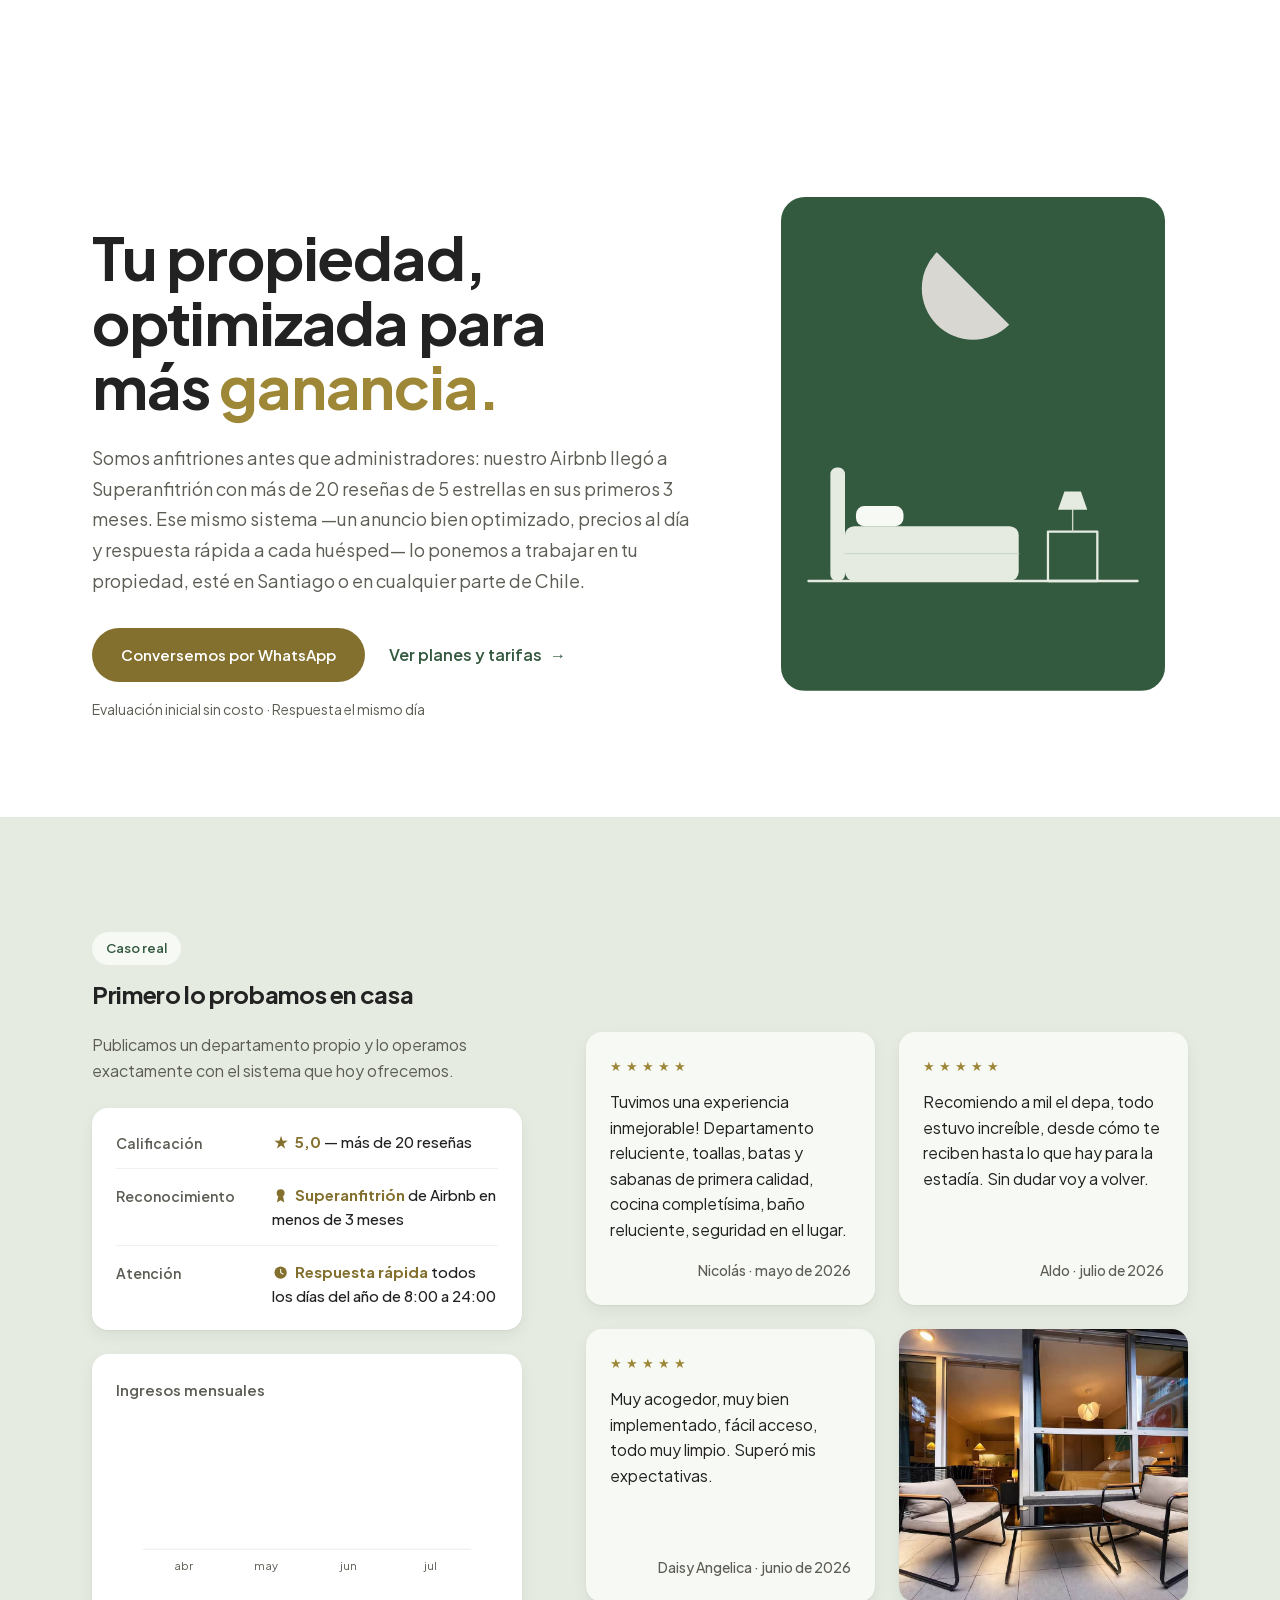
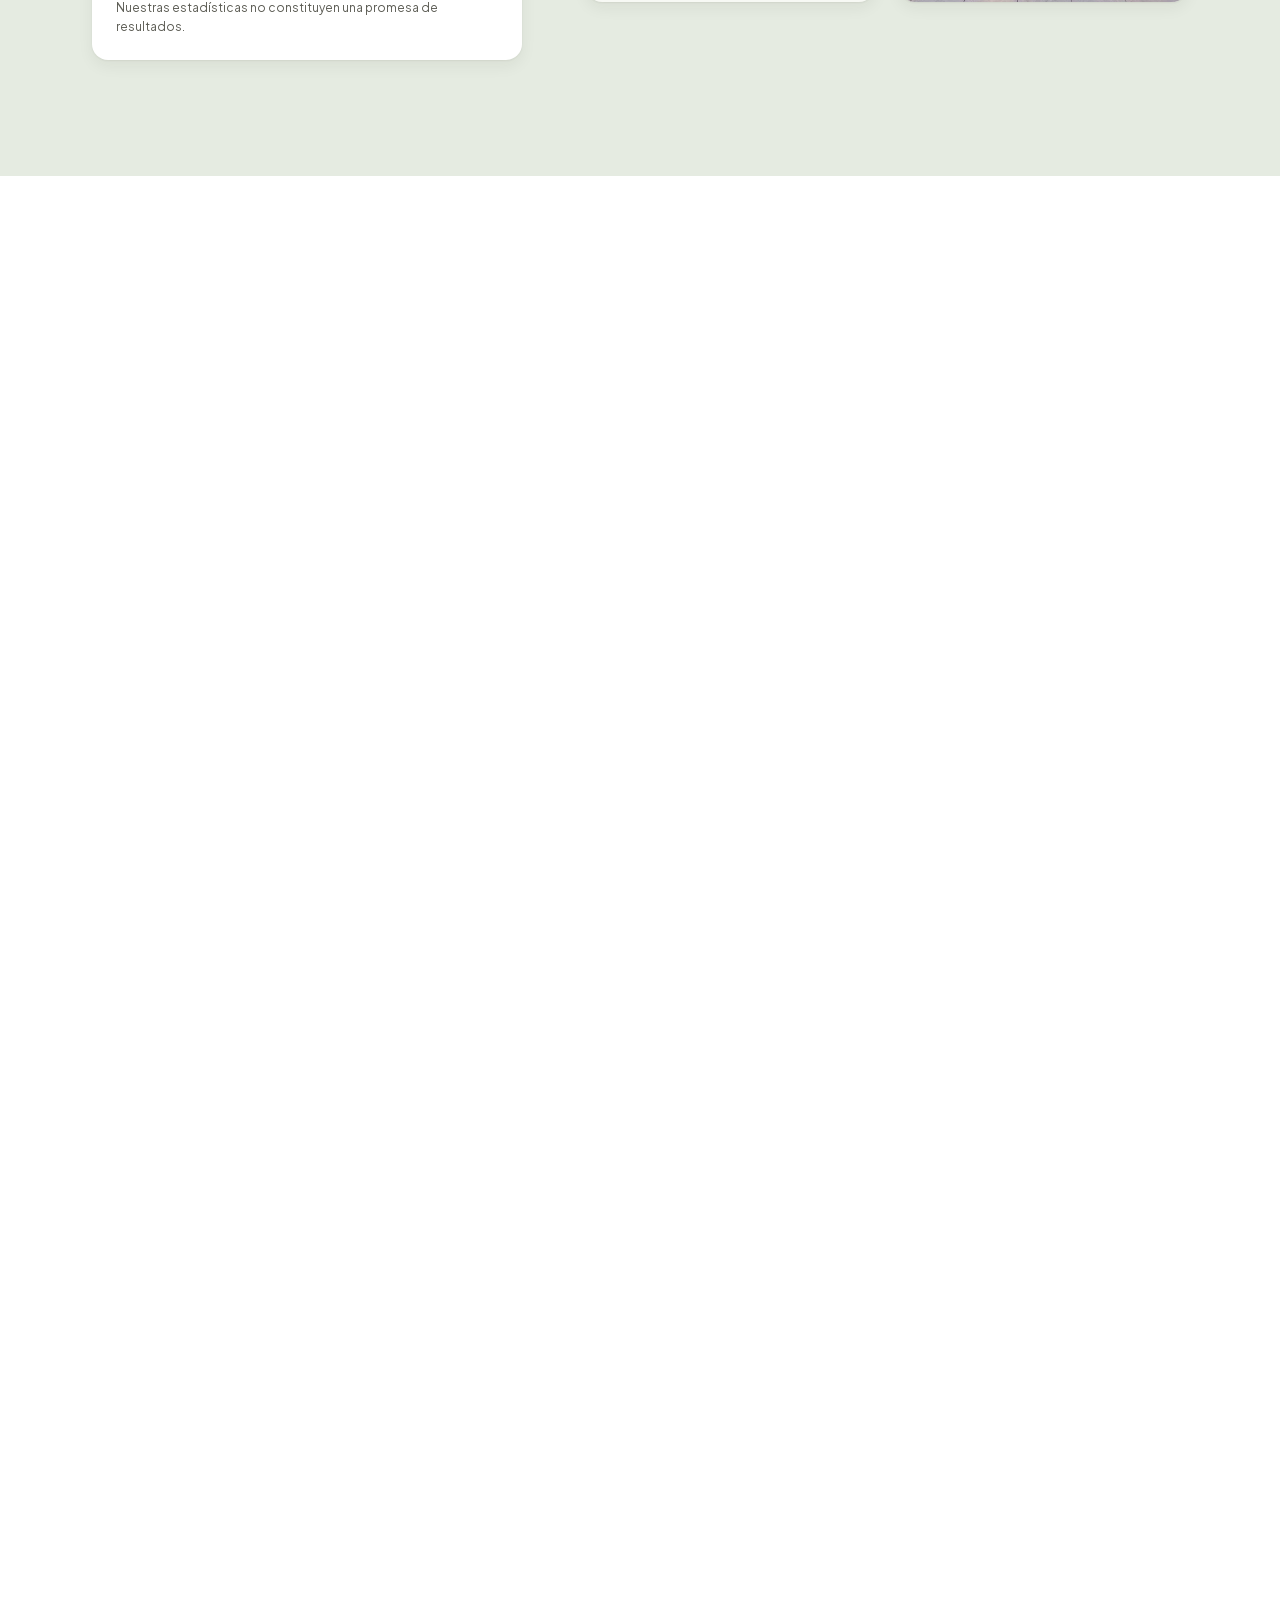
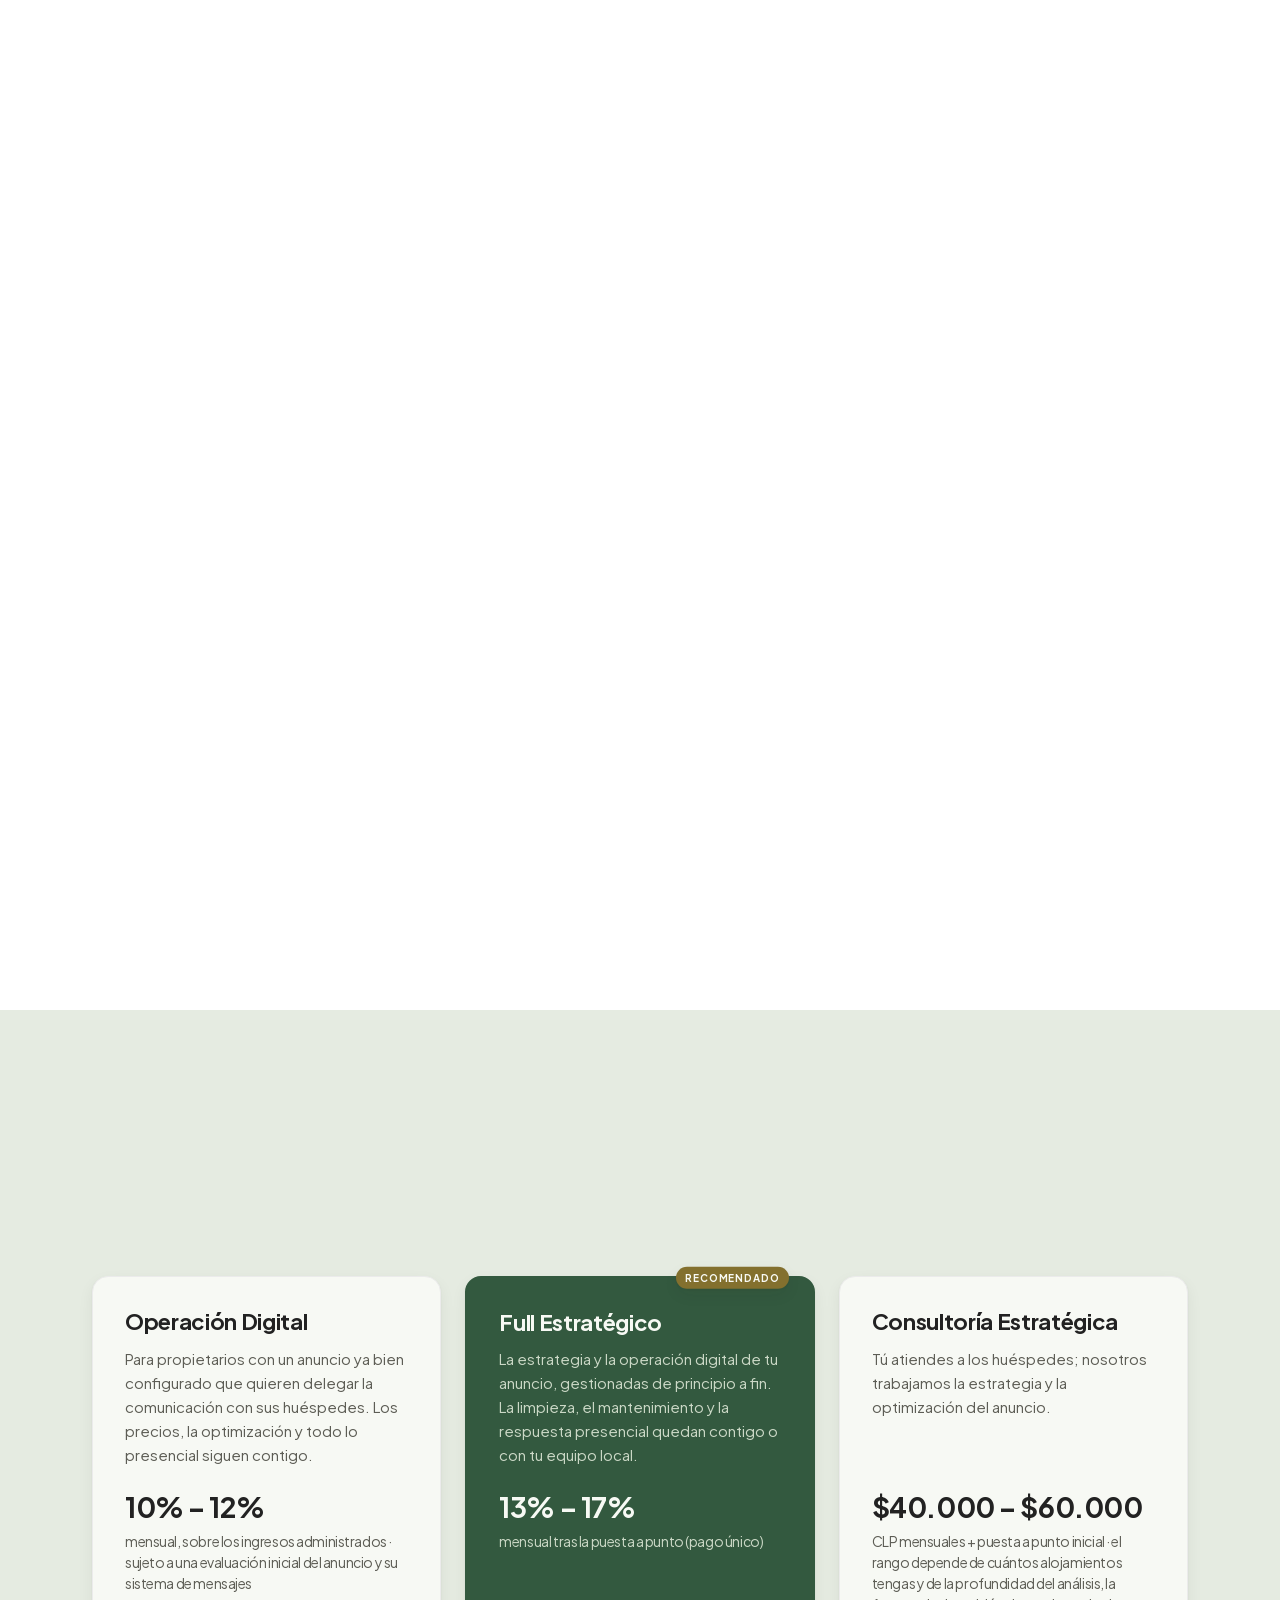
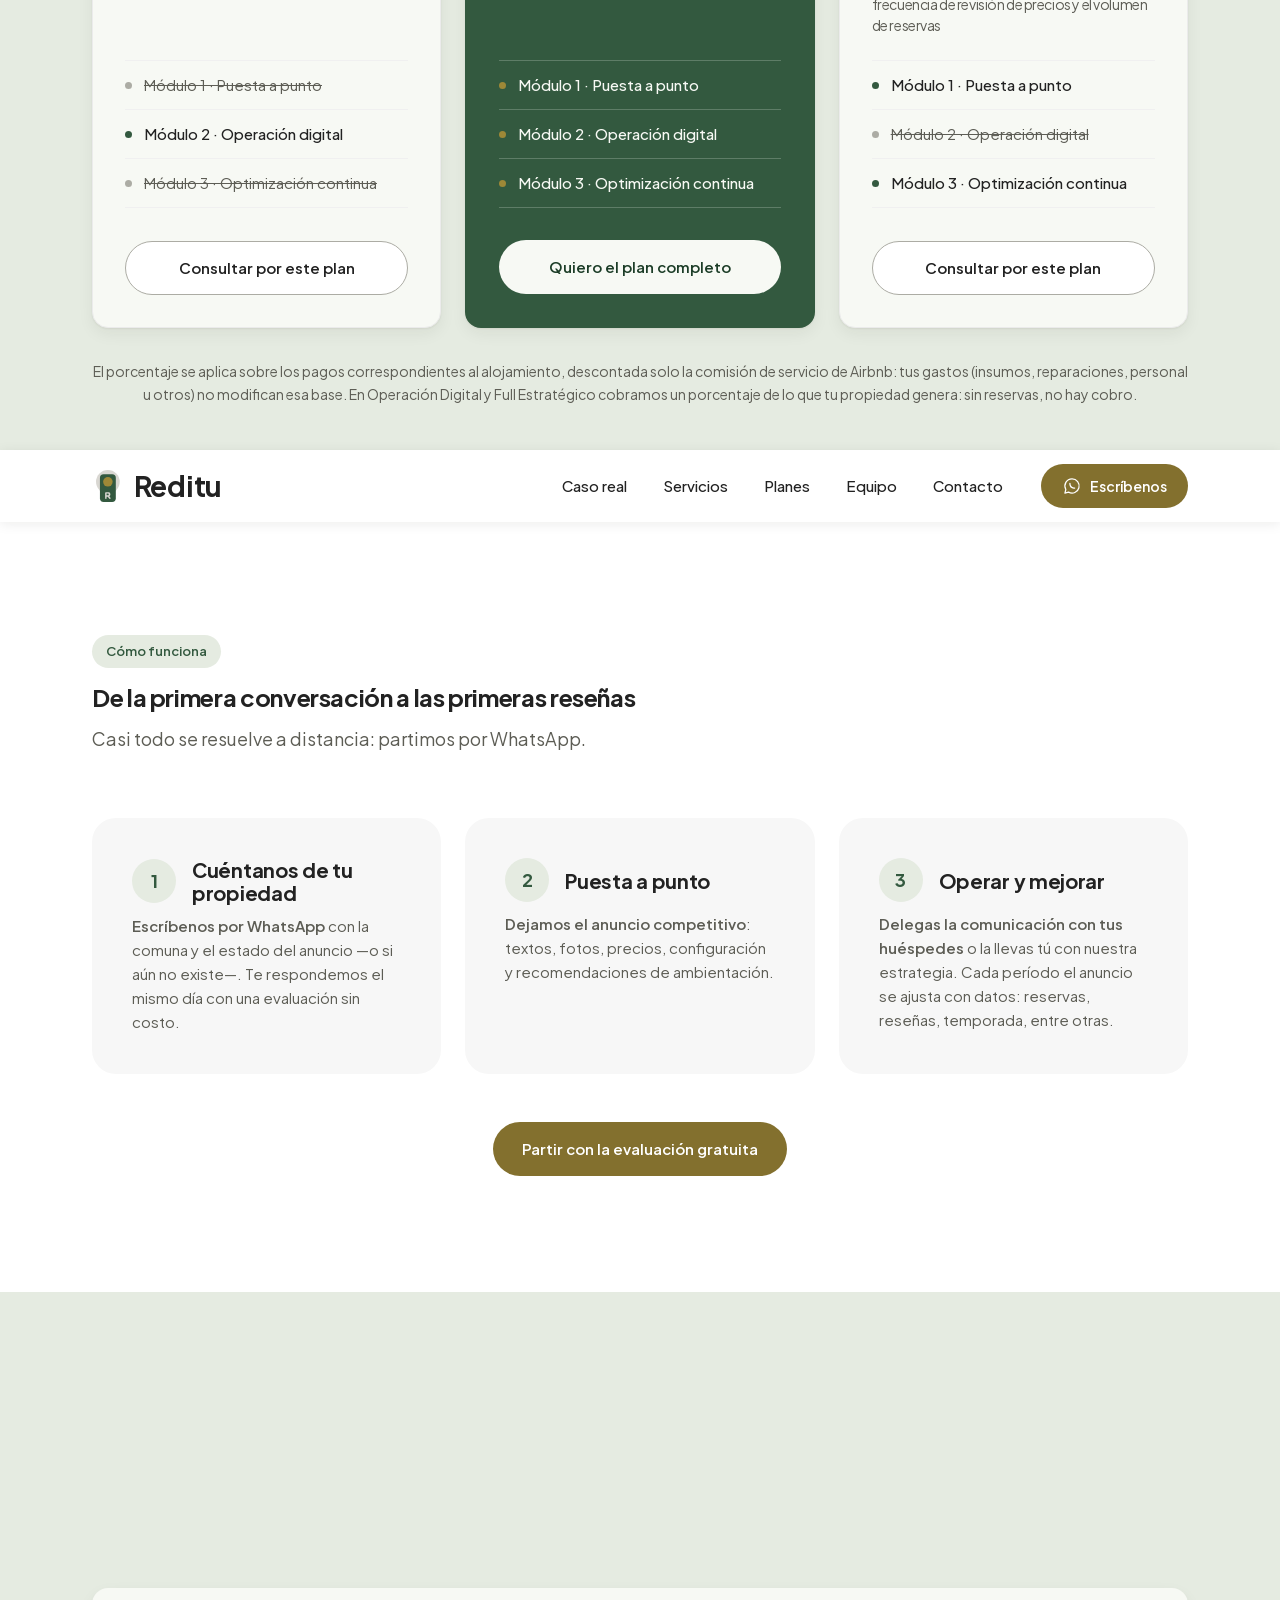
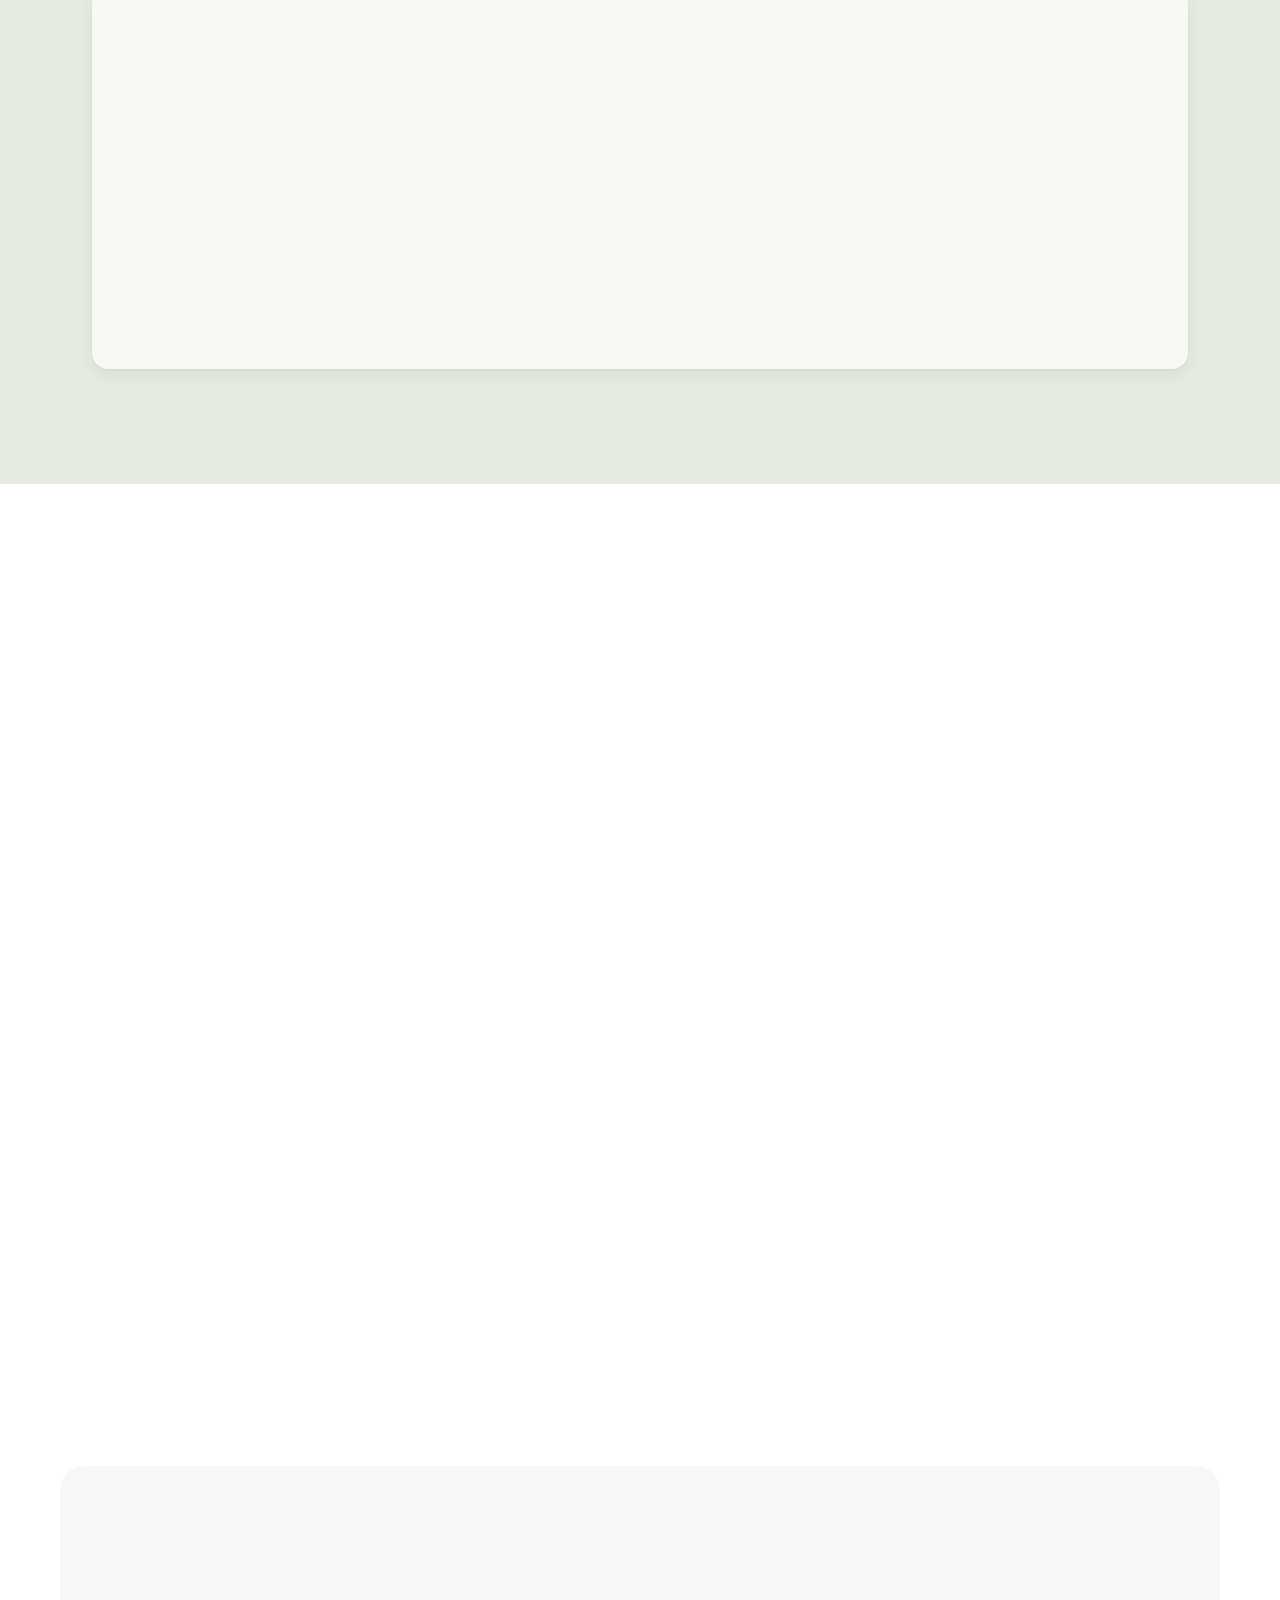
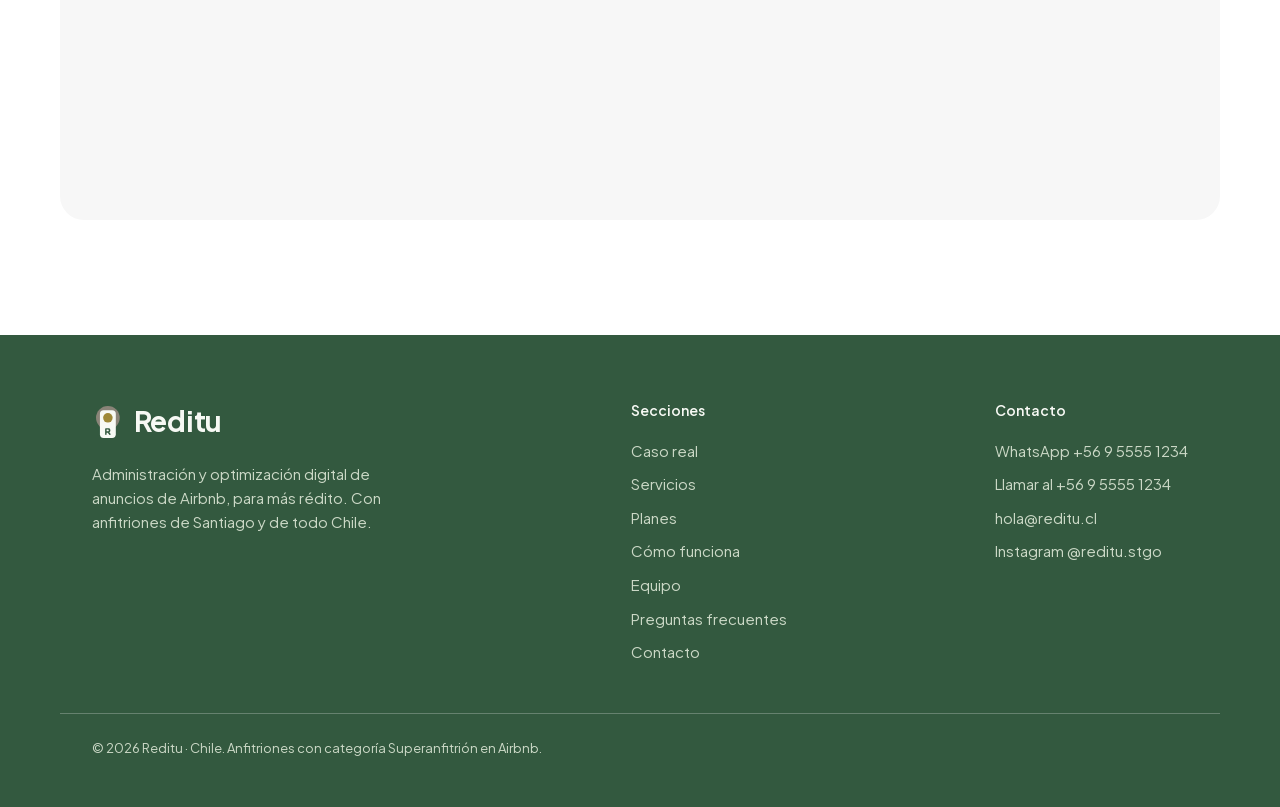
<file: index.html>
<!DOCTYPE html>
<html lang="es-CL">
<head>
  <!-- ============================================================
       TODO: reemplazar — DATOS FICTICIOS USADOS EN ESTA PÁGINA
       · Nombre de marca «Reditu» (title, meta, header, hero,
         contacto, footer y JSON-LD)
       · Teléfono / WhatsApp: +56 9 5555 1234 (tel: y wa.me)
       · Correo: hola@reditu.cl
       · Instagram: @reditu.stgo
       · Reseñas de huéspedes de la sección «Caso real»
       · Fotos del equipo (assets/img/equipo-1.jpg, equipo-2.jpg)
         e imagen Open Graph (assets/img/og-cover.jpg)
       Buscar «TODO: reemplazar» para ubicar cada ocurrencia.
       ============================================================ -->
  <meta charset="UTF-8">
  <meta name="viewport" content="width=device-width, initial-scale=1.0">
  <meta name="theme-color" content="#FFFFFF">
  <!-- TODO: reemplazar nombre de marca -->
  <!-- Título y descripción en el vocabulario con que los propietarios
       chilenos buscan este servicio («administración + Airbnb +
       Santiago», hilos reales de anfitriones), con el matiz honesto de
       que la administración es digital. «Optimización de anuncios» solo
       aparecía en contenido tipo guía, no en búsquedas de contratación. -->
  <title>Administración digital de tu Airbnb en Santiago y todo Chile — Reditu</title>
  <meta name="description" content="Publicamos, optimizamos y administramos digitalmente tu anuncio de Airbnb. Nuestro Airbnb llegó a Superanfitrión en sus primeros 3 meses.">
  <link rel="canonical" href="https://marioexe-rm.github.io/airbnb_services/">

  <meta property="og:type" content="website">
  <meta property="og:locale" content="es_CL">
  <meta property="og:site_name" content="Reditu">
  <meta property="og:title" content="Reditu — Más rédito de tu Airbnb, en Santiago y todo Chile">
  <meta property="og:description" content="Puesta a punto del anuncio, operación digital de reservas y huéspedes, y optimización continua. Superanfitrión y más de 20 reseñas 5★ en 3 meses: ese sistema, aplicado a tu propiedad.">
  <meta property="og:url" content="https://marioexe-rm.github.io/airbnb_services/">
  <!-- El ?v= renueva la caché de los scrapers sociales al cambiar la imagen -->
  <meta property="og:image" content="https://marioexe-rm.github.io/airbnb_services/assets/img/og-cover.jpg?v=20260801">
  <meta property="og:image:width" content="1200">
  <meta property="og:image:height" content="630">
  <meta property="og:image:alt" content="Reditu, administración digital de Airbnb en Santiago y todo Chile. Tu propiedad, optimizada para más rédito: calificación 5,0, más de 20 reseñas y Superanfitrión en menos de 3 meses.">
  <meta name="twitter:card" content="summary_large_image">

  <!-- Favicon del logo nuevo: el SVG y los PNG chicos usan la variante
       simplificada (aureola + puerta + sol, sin R: a 16-32px la letra es
       ilegible); el apple-touch de 180px lleva la versión completa. -->
  <link rel="icon" href="assets/img/favicon.svg" type="image/svg+xml">
  <link rel="icon" href="assets/img/favicon-32.png" sizes="32x32" type="image/png">
  <link rel="icon" href="assets/img/favicon-16.png" sizes="16x16" type="image/png">
  <link rel="apple-touch-icon" href="assets/img/apple-touch-icon.png">

  <!-- Tipografía autoalojada (antes Google Fonts): quita la cadena
       render-blocking de dos orígenes externos —el LCP es el texto del
       hero— sin cambiar de fuente. El woff2 latin se precarga porque
       pinta todo el texto visible; crossorigin es obligatorio en los
       preload de fuentes aunque sean del mismo origen. -->
  <link rel="preload" href="assets/fonts/plus-jakarta-sans-latin.woff2" as="font" type="font/woff2" crossorigin>
  <link rel="stylesheet" href="assets/css/styles.css?v=20260801a">
  <script>document.documentElement.classList.add('js');</script>

  <!-- TODO: reemplazar teléfono, correo y marca en los datos estructurados -->
  <!-- Sin precios (son provisionales) y sin aggregateRating: las reseñas
       visibles son del departamento del caso real, no de Reditu. -->
  <script type="application/ld+json">
  {
    "@context": "https://schema.org",
    "@type": "ProfessionalService",
    "@id": "https://marioexe-rm.github.io/airbnb_services/#reditu",
    "name": "Reditu",
    "description": "Administración digital de anuncios de Airbnb en Santiago y todo Chile: puesta a punto del anuncio, operación digital de reservas y huéspedes, y optimización continua. Servicios en terreno incluidos en el Gran Santiago.",
    "url": "https://marioexe-rm.github.io/airbnb_services/",
    "image": "https://marioexe-rm.github.io/airbnb_services/assets/img/og-cover.jpg",
    "logo": "https://marioexe-rm.github.io/airbnb_services/assets/img/apple-touch-icon.png",
    "telephone": "+56955551234",
    "email": "hola@reditu.cl",
    "sameAs": ["https://www.instagram.com/reditu.stgo"],
    "knowsLanguage": ["es-CL", "en"],
    "areaServed": [
      { "@type": "Country", "name": "Chile" },
      { "@type": "Place", "name": "Gran Santiago" }
    ],
    "hasOfferCatalog": {
      "@type": "OfferCatalog",
      "name": "Carta de servicios de Reditu",
      "itemListElement": [
        {
          "@type": "Offer",
          "itemOffered": {
            "@type": "Service",
            "name": "Puesta a punto del anuncio",
            "description": "Diagnóstico y estrategia, textos en español e inglés, fotos, precios de partida y configuración completa, para publicar o relanzar un anuncio de Airbnb."
          }
        },
        {
          "@type": "Offer",
          "itemOffered": {
            "@type": "Service",
            "name": "Operación digital",
            "description": "Consultas y solicitudes de reserva, coordinación de llegada y salida por mensajería, atención al huésped durante la estadía y gestión de reseñas."
          }
        },
        {
          "@type": "Offer",
          "itemOffered": {
            "@type": "Service",
            "name": "Optimización continua",
            "description": "Revisión periódica de precios y disponibilidad, informes de desempeño, mejoras al anuncio y plan de mejoras priorizado."
          }
        }
      ]
    }
  }
  </script>
  <!-- FAQPage: espejo exacto de las preguntas visibles de la sección
       #faq — si esa sección cambia, este bloque debe cambiar con ella
       (lo vigila tests/seo-check.mjs). -->
  <script type="application/ld+json">
  {
    "@context": "https://schema.org",
    "@type": "FAQPage",
    "mainEntity": [
      {
        "@type": "Question",
        "name": "¿Tengo que contratar los tres módulos?",
        "acceptedAnswer": {
          "@type": "Answer",
          "text": "No. Cada módulo se contrata por separado y los planes son combinaciones sugeridas. Dicho eso, el Full Estratégico es el que mejor rinde, porque la puesta a punto, la operación digital y la optimización continua se potencian entre sí."
        }
      },
      {
        "@type": "Question",
        "name": "¿Sirve si mi propiedad aún no está publicada en Airbnb?",
        "acceptedAnswer": {
          "@type": "Answer",
          "text": "Sí: la puesta a punto está pensada también para partir de cero. Definimos la estrategia, escribimos el anuncio —en español e inglés—, preparamos fotos y precios de partida, y lo dejamos publicado y listo para recibir huéspedes."
        }
      },
      {
        "@type": "Question",
        "name": "Mi anuncio recibe visitas pero pocas reservas, ¿pueden ayudar?",
        "acceptedAnswer": {
          "@type": "Answer",
          "text": "Sí: para eso está el diagnóstico con que parte la puesta a punto. Revisamos tu anuncio, tu competencia y tus precios para encontrar dónde se pierden las reservas —fotos, textos, tarifas o configuración— y lo corregimos por prioridad."
        }
      },
      {
        "@type": "Question",
        "name": "¿Quiénes hacen la limpieza y el mantenimiento?",
        "acceptedAnswer": {
          "@type": "Answer",
          "text": "Tu equipo de confianza. La operación diaria es digital y a distancia: no hacemos limpieza, mantenimiento ni recepción, y tampoco los coordinamos. Cuando un huésped reporta un incidente material, lo registramos y te lo informamos a ti o al contacto local que designes."
        }
      },
      {
        "@type": "Question",
        "name": "¿Trabajan como coanfitrión de Airbnb?",
        "acceptedAnswer": {
          "@type": "Answer",
          "text": "Hacemos el trabajo que suele hacer un coanfitrión, en su versión digital: respondemos a tus huéspedes, cuidamos el anuncio y mantenemos precios y calendario al día. La limpieza y todo lo presencial quedan contigo o con tu equipo local."
        }
      },
      {
        "@type": "Question",
        "name": "¿Cómo se calcula la mensualidad?",
        "acceptedAnswer": {
          "@type": "Answer",
          "text": "Depende del plan. En Operación Digital y Full Estratégico es un porcentaje de los pagos correspondientes al alojamiento, descontada solo la comisión de servicio de Airbnb: tus gastos no modifican esa base y, sin reservas, no hay cobro. Consultoría Estratégica tiene una mensualidad fija."
        }
      },
      {
        "@type": "Question",
        "name": "¿Dónde trabajan?",
        "acceptedAnswer": {
          "@type": "Answer",
          "text": "Con anfitriones de todo Chile: los servicios digitales se prestan a distancia, y la revisión de precios y competencia se hace específicamente para tu comuna y tu barrio, porque el precio correcto en una zona no es el correcto en la de al lado."
        }
      },
      {
        "@type": "Question",
        "name": "¿Los servicios en terreno llegan a mi ciudad?",
        "acceptedAnswer": {
          "@type": "Answer",
          "text": "Los servicios en terreno de la puesta a punto —fotografía, evaluación del alojamiento y disposición— están incluidos en el Gran Santiago. En el resto de Chile los coordinamos según disponibilidad y pueden tener un costo adicional."
        }
      }
    ]
  }
  </script>
</head>
<!-- id="top" va en el body (no en el header sticky: un ancla sobre un
     elemento pegado al viewport nunca provoca desplazamiento) -->
<body id="top">
  <a class="skip-link" href="#contenido">Saltar al contenido</a>

  <header class="site-header">
    <div class="container nav-wrap">
      <!-- TODO: reemplazar nombre de marca -->
      <!-- Logo (geometría entregada): aureola r11.2, puerta 15×26 de
           esquinas redondeadas, sol pleno r4.5 y «R» de trazo. La R se
           recentró al eje x=15 (el path original quedaba a la derecha:
           extremos por getBBox 12.7–16.5, centro 14.6 → +0.4: 13.1–16.9, centro 15.0) y subió su
           baseline de 29.2 a 28.5 para dar holgura con el borde y=32. -->
      <a class="brand" href="#top" aria-label="Reditu — inicio">
        <svg class="brand-mark" viewBox="0 0 30 34" aria-hidden="true"><circle class="logo-aureola" cx="15" cy="13" r="11.2"/><rect class="logo-puerta" x="7.5" y="6" width="15" height="26" rx="3.5"/><circle class="logo-sol" cx="15" cy="13" r="4.5"/><path class="logo-r" d="M13.1 28.5v-5h2.8a1.75 2 0 0 1 0 3h-2.7m2 0 1.7 2"/></svg>
        <span>Reditu</span>
      </a>
      <button class="nav-toggle" type="button" aria-expanded="false" aria-controls="menu">
        <span class="nav-toggle-box" aria-hidden="true"><span></span><span></span></span>
        <span class="visually-hidden">Abrir menú</span>
      </button>
      <nav id="menu" class="site-nav" aria-label="Secciones de la página">
        <ul>
          <li><a href="#caso">Caso real</a></li>
          <li><a href="#servicios">Servicios</a></li>
          <li><a href="#planes">Planes</a></li>
          <li><a href="#equipo">Equipo</a></li>
          <li><a href="#contacto">Contacto</a></li>
          <li class="nav-cta">
            <!-- TODO: reemplazar número de WhatsApp -->
            <a class="btn btn-primary btn-sm" href="https://wa.me/56955551234?text=Hola%2C%20tengo%20una%20propiedad%20y%20me%20gustar%C3%ADa%20conversar%20sobre%20su%20servicio%20de%20gesti%C3%B3n%20de%20Airbnb." target="_blank" rel="noopener"><svg class="btn-icono" width="20" height="20" viewBox="0 0 24 24" aria-hidden="true"><path d="M12 3.5a8.5 8.5 0 0 0-7.4 12.7L3.5 20.5l4.4-1.1A8.5 8.5 0 1 0 12 3.5Z"/><path d="M9.5 8.8v1a5.2 5.2 0 0 0 4.7 4.7h1"/></svg>Escríbenos</a>
          </li>
        </ul>
      </nav>
    </div>
  </header>

  <main id="contenido">

    <!-- ============ HERO ============ -->
    <section class="hero">
      <div class="container hero-grid">
        <div class="hero-copy">
          <!-- H1 en tres frases; la última palabra rota (rédito → ganancia →
               rendimiento → utilidad → renta → beneficio) en el mismo tick
               del hero-art. El fantasma «rendimiento.» reserva el ancho
               máximo (cero layout shift), la activa se pinta encima con su
               punto (viajan juntos) y el span visually-hidden deja el texto
               base estable para lectores de pantalla y SEO. -->
          <h1>Tu propiedad,<br>optimizada para<br>más <em class="rotador-palabra"><span class="palabra-fantasma" aria-hidden="true">rendimiento.</span><span class="palabra-activa" aria-hidden="true">rédito.</span><span class="visually-hidden">rédito.</span></em></h1>
          <p class="lead">Somos anfitriones antes que administradores: nuestro Airbnb llegó a Superanfitrión con más de 20 reseñas de 5 estrellas en sus primeros 3 meses. Ese mismo sistema —un anuncio bien optimizado, precios al día y respuesta rápida a cada huésped— lo ponemos a trabajar en tu propiedad, esté en Santiago o en cualquier parte de Chile.</p>
          <div class="hero-actions">
            <!-- TODO: reemplazar número de WhatsApp -->
            <a class="btn btn-primary" href="https://wa.me/56955551234?text=Hola%2C%20tengo%20una%20propiedad%20y%20me%20gustar%C3%ADa%20una%20evaluaci%C3%B3n%20inicial%20de%20su%20servicio%20de%20gesti%C3%B3n%20de%20Airbnb." target="_blank" rel="noopener">Conversemos por WhatsApp</a>
            <a class="link-arrow" href="#planes">Ver planes y tarifas</a>
          </div>
          <p class="hero-note">Evaluación inicial sin costo · Respuesta el mismo día</p>
        </div>
        <div class="hero-art" aria-hidden="true">
          <!-- Serie «Reditu»: 10 piezas de hospitalidad (5 día / 5 noche).
               Astro único compartido: mismo círculo (210,100 r56) en todas,
               alto en el cielo y con zona despejada de radio 84 (1.5×r);
               la máscara #astro-mascara lo convierte en media luna ladeada
               (el ocultador se desliza y su marco .astro-giro rota −45°
               alrededor del centro del astro) y se anima con el crossfade
               (sol que se transforma en luna). -->
          <svg class="astro-defs" width="0" height="0" focusable="false" aria-hidden="true">
            <defs>
              <mask id="astro-mascara" maskUnits="userSpaceOnUse" x="140" y="30" width="140" height="140">
                <rect x="140" y="30" width="140" height="140" fill="#fff"/>
                <g class="astro-giro"><rect class="astro-oculto" x="0" y="-70" width="72" height="140" fill="#000"/></g>
              </mask>
              <g id="astro"><circle cx="210" cy="100" r="56" mask="url(#astro-mascara)"/></g>
            </defs>
          </svg>
          <!-- 1 · DÍA · Terraza con arco (original, arco elevado: el sol
               queda dentro de la ventana sin que el trazo entre en su zona) -->
          <svg class="escena escena-dia activa" viewBox="0 0 420 540" role="presentation" focusable="false">
            <rect class="fondo-dia" width="420" height="540"/>
            <path class="linea-dia" d="M52 526 V172 A158 158 0 0 1 368 172 V526"/>
            <clipPath id="arco-clip"><path d="M60 526 V158 A150 150 0 0 1 360 158 V526 Z"/></clipPath>
            <g clip-path="url(#arco-clip)">
              <rect class="claro-dia" x="60" width="300" height="530"/>
              <use class="astro-uso" href="#astro"/>
              <line class="linea-dia" x1="60" y1="352" x2="360" y2="352"/>
              <line class="linea-dia linea-dia-fina" x1="60" y1="368" x2="360" y2="368"/>
              <path class="trazo-dia-fino" d="M60 420h300"/>
              <path class="linea-dia" d="M84 420v106M120 420v106M156 420v106M192 420v106M228 420v106M264 420v106M300 420v106M336 420v106"/>
            </g>
            <path class="trazo-dia" d="M60 526 V158 A150 150 0 0 1 360 158 V526"/>
          </svg>
          <!-- 2 · NOCHE · Cama tendida con velador y lámpara -->
          <svg class="escena escena-noche" viewBox="0 0 420 540" role="presentation" focusable="false">
            <rect class="fondo-noche" width="420" height="540"/>
            <use class="astro-uso" href="#astro"/>
            <rect class="forma-noche" x="54" y="296" width="16" height="124" rx="7"/>
            <rect class="forma-noche" x="70" y="360" width="190" height="60" rx="10"/>
            <rect class="claro-noche" x="82" y="338" width="52" height="22" rx="9"/>
            <path class="trazo-noche-fino" d="M70 390h190"/>
            <rect class="trazo-noche" x="292" y="366" width="54" height="54"/>
            <path class="trazo-noche-fino" d="M319 366v-24"/>
            <path class="forma-noche" d="M303 342h32l-7-20h-18z"/>
            <path class="trazo-noche" d="M30 420h360"/>
          </svg>
          <!-- 3 · DÍA · Terraza con quitasol y dos sillas -->
          <svg class="escena escena-dia" viewBox="0 0 420 540" role="presentation" focusable="false">
            <rect class="fondo-dia" width="420" height="540"/>
            <use class="astro-uso" href="#astro"/>
            <path class="forma-dia" d="M24 216q62-44 124 0z"/>
            <path class="trazo-dia" d="M86 420V216"/>
            <path class="trazo-dia" d="M254 368v38h38v14m-38-14v14"/>
            <path class="trazo-dia" d="M346 368v38h-38v14m38-14v14"/>
            <path class="trazo-dia" d="M30 420h360"/>
          </svg>
          <!-- 4 · NOCHE · Hamaca bajo la luna -->
          <svg class="escena escena-noche" viewBox="0 0 420 540" role="presentation" focusable="false">
            <rect class="fondo-noche" width="420" height="540"/>
            <use class="astro-uso" href="#astro"/>
            <path class="trazo-noche" d="M84 420V300M336 420V300"/>
            <path class="trazo-noche-fino" d="M84 304l18 10M336 304l-18 10"/>
            <path class="forma-noche" d="M102 314Q210 398 318 314Q210 356 102 314Z"/>
            <path class="forma-noche" d="M28 420l6-26h30l6 26z"/>
            <path class="trazo-noche" d="M48 392q-14-20-30-26M48 392q0-28 4-38M48 392q14-18 26-22"/>
            <path class="trazo-noche" d="M30 420h360"/>
          </svg>
          <!-- 5 · DÍA · Mesa de desayuno con dos tazas y bandeja -->
          <svg class="escena escena-dia" viewBox="0 0 420 540" role="presentation" focusable="false">
            <rect class="fondo-dia" width="420" height="540"/>
            <use class="astro-uso" href="#astro"/>
            <rect class="forma-dia" x="120" y="336" width="180" height="8" rx="4"/>
            <path class="trazo-dia" d="M134 344V420M286 344V420"/>
            <rect class="tenue-dia" x="158" y="326" width="104" height="8" rx="4"/>
            <rect class="claro-dia" x="170" y="306" width="24" height="20" rx="5"/>
            <path class="trazo-dia-fino" d="M194 310q10 3 0 11"/>
            <rect class="claro-dia" x="216" y="306" width="24" height="20" rx="5"/>
            <path class="trazo-dia-fino" d="M240 310q10 3 0 11"/>
            <path class="trazo-dia-fino" d="M182 294q4-6 0-12M228 294q4-6 0-12"/>
            <path class="trazo-dia" d="M324 312v56h44v52m-44-52v52"/>
            <path class="trazo-dia" d="M30 420h360"/>
          </svg>
          <!-- 6 · NOCHE · Living con sofá, cuadro y lámpara -->
          <svg class="escena escena-noche" viewBox="0 0 420 540" role="presentation" focusable="false">
            <rect class="fondo-noche" width="420" height="540"/>
            <use class="astro-uso" href="#astro"/>
            <rect class="forma-noche" x="84" y="332" width="172" height="18" rx="9"/>
            <rect class="forma-noche" x="76" y="336" width="18" height="84" rx="9"/>
            <rect class="forma-noche" x="246" y="336" width="18" height="84" rx="9"/>
            <rect class="forma-noche" x="84" y="364" width="172" height="56" rx="8"/>
            <path class="trazo-noche-fino" d="M170 368v48"/>
            <rect class="trazo-noche" x="298" y="240" width="58" height="74"/>
            <path class="trazo-noche-fino" d="M306 300l16-24 12 14 10-14"/>
            <path class="trazo-noche-fino" d="M56 420v-92"/>
            <path class="forma-noche" d="M42 328h28l-6-18h-16z"/>
            <path class="trazo-noche" d="M30 420h360"/>
          </svg>
          <!-- 7 · DÍA · Piscina calma -->
          <svg class="escena escena-dia" viewBox="0 0 420 540" role="presentation" focusable="false">
            <rect class="fondo-dia" width="420" height="540"/>
            <use class="astro-uso" href="#astro"/>
            <rect class="claro-dia" x="64" y="336" width="292" height="84" rx="16"/>
            <path class="trazo-dia-fino" d="M120 366q16 8 32 0t32 0M220 390q16 8 32 0t32 0"/>
            <path class="trazo-dia" d="M318 322v56m22-56v56"/>
            <path class="trazo-dia-fino" d="M318 338h22M318 356h22"/>
            <path class="trazo-dia" d="M30 420h360"/>
          </svg>
          <!-- 8 · NOCHE · Balcón con plantas -->
          <svg class="escena escena-noche" viewBox="0 0 420 540" role="presentation" focusable="false">
            <rect class="fondo-noche" width="420" height="540"/>
            <use class="astro-uso" href="#astro"/>
            <path class="trazo-noche" d="M48 372h324"/>
            <path class="trazo-noche-fino" d="M60 372v48m25-48v48m25-48v48m25-48v48m25-48v48m25-48v48m25-48v48m25-48v48m25-48v48m25-48v48m25-48v48m25-48v48m25-48v48"/>
            <path class="forma-noche" d="M88 420l7-30h38l7 30z"/>
            <path class="trazo-noche" d="M114 388q-16-24-34-30M114 388q-2-32 4-44M114 388q18-20 32-24"/>
            <path class="forma-noche" d="M300 420l7-30h38l7 30z"/>
            <path class="trazo-noche" d="M326 388q-16-24-34-30M326 388q-2-32 4-44M326 388q18-20 32-24"/>
            <path class="trazo-noche" d="M30 420h360"/>
          </svg>
          <!-- 9 · DÍA · Puerta de entrada con llaves -->
          <svg class="escena escena-dia" viewBox="0 0 420 540" role="presentation" focusable="false">
            <rect class="fondo-dia" width="420" height="540"/>
            <use class="astro-uso" href="#astro"/>
            <rect class="trazo-dia" x="54" y="240" width="96" height="180" fill="none"/>
            <rect class="trazo-dia-fino" x="68" y="258" width="68" height="136" fill="none"/>
            <circle class="forma-dia" cx="138" cy="336" r="4"/>
            <path class="trazo-dia-fino" d="M300 242v6"/>
            <circle class="trazo-dia" cx="300" cy="258" r="10" fill="none"/>
            <path class="trazo-dia-fino" d="M300 268v36m0-8h9m-9-10h6"/>
            <rect class="tenue-dia" x="70" y="428" width="66" height="8" rx="4"/>
            <path class="trazo-dia" d="M30 420h360"/>
          </svg>
          <!-- 10 · NOCHE · Maleta junto a la puerta -->
          <svg class="escena escena-noche" viewBox="0 0 420 540" role="presentation" focusable="false">
            <rect class="fondo-noche" width="420" height="540"/>
            <use class="astro-uso" href="#astro"/>
            <rect class="trazo-noche" x="272" y="224" width="104" height="196" fill="none"/>
            <rect class="trazo-noche-fino" x="286" y="244" width="76" height="150" fill="none"/>
            <circle class="claro-noche" cx="280" cy="330" r="4"/>
            <path class="trazo-noche" d="M168 352v-8q0-8 8-8h24q8 0 8 8v8"/>
            <rect class="forma-noche" x="144" y="352" width="88" height="68" rx="10"/>
            <path class="trazo-noche-fino" d="M172 356v60M204 356v60"/>
            <rect class="tenue-noche" x="292" y="428" width="72" height="8" rx="4"/>
            <path class="trazo-noche" d="M30 420h360"/>
          </svg>
        </div>
      </div>
    </section>

    <!-- ============ 01 · CASO REAL ============ -->
    <!-- data-snap-centrar: el reposo del snap deja el contenido de la
         sección con el mismo aire arriba y abajo del área visible bajo
         el navbar, a cualquier alto de ventana (un aire fijo no puede:
         el ideal medido va de -116px a +24px entre 800 y 1080 de alto).
         El ancla del navbar conserva su propio encuadre por
         scroll-margin, uniforme con las demás secciones ancladas. -->
    <section class="caso" id="caso" data-snap-centrar>
      <div class="container">
        <header class="sec-head reveal">
          <p class="eyebrow"><span class="sec-num">01</span>Caso real</p>
          <h2>Primero lo probamos en casa</h2>
        </header>
        <div class="caso-grid">
          <div class="caso-ficha reveal">
            <p>Publicamos un departamento propio y lo operamos exactamente con el sistema que hoy ofrecemos.</p>
            <!-- Fotos reales del anuncio, descargadas de su galería el 20-07-2026.
                 Avanzan en el mismo tick del rotador de reseñas. -->
            <dl class="ficha">
              <div><dt>Calificación</dt><dd><strong class="dato-oro"><span class="ficha-glifo">★</span>5,0</strong> — más de 20 reseñas</dd></div>
              <div><dt>Reconocimiento</dt><dd><strong class="dato-oro"><svg class="ficha-ico" width="18" height="18" viewBox="0 0 24 24" aria-hidden="true"><path d="M8.6 13 6.9 21.4 12 18.4 17.1 21.4 15.4 13Z"/><circle cx="12" cy="8.5" r="5.5"/></svg>Superanfitrión</strong> de Airbnb en menos de 3 meses</dd></div>
              <div><dt>Atención</dt><dd><strong class="dato-oro"><svg class="ficha-ico" width="18" height="18" viewBox="0 0 24 24" aria-hidden="true"><circle cx="12" cy="12" r="8.5"/><path class="manecillas" d="M12 7.5V12l3.2 2"/></svg>Respuesta rápida</strong> todos los días del año de 8:00 a 24:00</dd></div>
            </dl>
            <!-- Ficha de gráficos: resultados reales del departamento propio.
                 Los 4 SVG los construye main.js sin librerías y rotan en el
                 MISMO tick de 15s del rotador de reseñas (crossfade 2s).
                 Oculta sin JS (la construye main.js). -->
            <div class="caso-graficos reveal">
              <div class="graficos-rotador" aria-hidden="true"></div>
              <div class="visually-hidden">Resultados de nuestro departamento. Ingresos mensuales: abril $456.441, mayo $648.527, junio $993.826, julio $1.341.597. Crecimiento mes a mes: de abril a mayo $192.086, de mayo a junio $345.299, de junio a julio $347.771. Promedio de noches por estadía: abril 2,25; mayo 2,5; junio 4,4; julio 5,6; agosto 12,5 (reservas ya confirmadas). Noches reservadas: abril 17, mayo 20, junio 23, julio 27.</div>
              <p class="graficos-nota">Nuestras estadísticas no constituyen una promesa de resultados.</p>
            </div>
          </div>
          <div class="caso-reviews">
            <h3 class="visually-hidden">Lo que escriben nuestros huéspedes</h3>
            <!-- 16 frases de reseñas reales del anuncio (ruta /reviews del
                 listado), extraídas el 19-07-2026 con normalización
                 tipográfica ligera (mayúsculas, tildes). Rotan en 4 grupos
                 de 3 + 1 card de foto que cambia de imagen y de celda. -->
            <div class="resenas-rotador reveal" aria-live="off">
              <div class="resenas-grupo activa">
                <figure class="review">
                  <blockquote><p>Tuvimos una experiencia inmejorable! Departamento reluciente, toallas, batas y sabanas de primera calidad, cocina completísima, baño reluciente, seguridad en el lugar.</p></blockquote>
                  <figcaption>Nicolás · mayo de 2026</figcaption>
                </figure>
                <figure class="review">
                  <blockquote><p>Recomiendo a mil el depa, todo estuvo increíble, desde cómo te reciben hasta lo que hay para la estadía. Sin dudar voy a volver.</p></blockquote>
                  <figcaption>Aldo · julio de 2026</figcaption>
                </figure>
                <figure class="review">
                  <blockquote><p>Muy acogedor, muy bien implementado, fácil acceso, todo muy limpio. Superó mis expectativas.</p></blockquote>
                  <figcaption>Daisy Angelica · junio de 2026</figcaption>
                </figure>
                <figure class="review review-foto">
                  <img src="assets/img/airbnb-1.jpg" alt="Terraza de noche del departamento del caso real, con sofá y lámpara cálida" width="1200" height="900" loading="lazy">
                </figure>
              </div>
              <div class="resenas-grupo">
                <figure class="review">
                  <blockquote><p>Excelente área al aire libre para relajarse y la cama tenía un colchón firme grande y encantador; ambos dormimos muy bien.</p></blockquote>
                  <figcaption>Tony · mayo de 2026</figcaption>
                </figure>
                <figure class="review">
                  <blockquote><p>Mario fue súper preocupado y muy comprensivo con nuestra llegada tarde; nos recibió muy bien.</p></blockquote>
                  <figcaption>Pamela Alejandra · abril de 2026</figcaption>
                </figure>
                <figure class="review">
                  <blockquote><p>Súper buena estadía: el departamento muy limpio y acogedor.</p></blockquote>
                  <figcaption>Emilia · junio de 2026</figcaption>
                </figure>
                <figure class="review review-foto">
                  <img src="assets/img/airbnb-2.jpg" alt="Dormitorio con cama king del departamento del caso real" width="1200" height="900" loading="lazy">
                </figure>
              </div>
              <div class="resenas-grupo">
                <figure class="review">
                  <blockquote><p>Fue absolutamente increíble: el mejor lugar en el que nos hemos hospedado en este viaje. Nos encantaron los dulces que dejaron en la mesa.</p></blockquote>
                  <figcaption>Suy · mayo de 2026</figcaption>
                </figure>
                <figure class="review">
                  <blockquote><p>Más lindo de lo que se ve en las fotos: tiene de todo y más.</p></blockquote>
                  <figcaption>Nicole · abril de 2026</figcaption>
                </figure>
                <figure class="review">
                  <blockquote><p>Alojamiento cómodo, limpio y ordenado. Cuando esté en Santiago, este será mi lugar de referencia.</p></blockquote>
                  <figcaption>Glauber · abril de 2026</figcaption>
                </figure>
                <figure class="review review-foto">
                  <img src="assets/img/airbnb-3.jpg" alt="Terraza privada del departamento del caso real" width="1200" height="900" loading="lazy">
                </figure>
              </div>
              <div class="resenas-grupo">
                <figure class="review">
                  <blockquote><p>Excelente alojamiento, apartamento limpio, equipado y muy cómodo. Cumplió con todas nuestras expectativas. Mário es un anfitrión muy servicial. ¡Lo recomiendo!</p></blockquote>
                  <figcaption>Catarina · junio de 2026</figcaption>
                </figure>
                <figure class="review">
                  <blockquote><p>Cómodo y bien pensado el espacio: permite cocinar con comodidad y es tranquilo. Cuando necesité algo, lo resolvieron inmediatamente.</p></blockquote>
                  <figcaption>Andrea Belen · mayo de 2026</figcaption>
                </figure>
                <figure class="review">
                  <blockquote><p>Depto hermoso, los detalles son un lujo; definitivamente volveré.</p></blockquote>
                  <figcaption>Valentina · abril de 2026</figcaption>
                </figure>
                <figure class="review review-foto">
                  <img src="assets/img/airbnb-4.jpg" alt="Mobiliario de exterior en la terraza del departamento del caso real" width="1200" height="900" loading="lazy">
                </figure>
              </div>
            </div>
          </div>
        </div>
      </div>
    </section>

    <!-- ============ 02 · SERVICIOS ============ -->
    <section class="servicios" id="servicios">
      <div class="container">
        <header class="sec-head reveal">
          <p class="eyebrow"><span class="sec-num">02</span>Servicios</p>
          <h2>La carta de servicios</h2>
          <p class="sec-lead">Tres módulos para publicar y optimizar tu anuncio, y administrar la comunicación con tus huéspedes. Sin letra chica: cada tarjeta dice qué hacemos y qué no.</p>
        </header>

        <article class="modulo reveal" id="modulo-1">
          <div class="modulo-head">
            <p class="modulo-num">Módulo 01 · pago único</p>
            <h3>Puesta a punto</h3>
            <p class="modulo-precio">$150.000 – $280.000 <span>CLP el pack integral, o contrata por ítem</span></p>
                    </div>
          <div class="modulo-body">
            <ul class="modulo-items">
              <!-- TODO: validar precio (servicio nuevo) --><li class="servicio">
                <div class="item-cuerpo"><svg class="item-ico" width="20" height="20" viewBox="0 0 24 24" aria-hidden="true"><circle cx="10.5" cy="10.5" r="6"/><path d="M15 15l5.5 5.5"/></svg><strong>Diagnóstico y estrategia</strong>: revisamos tu alojamiento, tu anuncio y tu competencia, y priorizamos qué corregir primero.</div>
                <div class="servicio-pie"><span class="servicio-mas">Más info</span><span class="item-precio">$65.000 CLP</span></div>
                <button class="servicio-enlace" type="button" aria-haspopup="dialog" aria-label="Más info sobre Diagnóstico y estrategia inicial"></button>
                <template data-etiqueta="Módulo 01 · Puesta a punto" data-titulo="Diagnóstico y estrategia inicial">
                  <p>Antes de tocar nada, entendemos tu caso: cómo está el alojamiento, cómo se ve el anuncio y contra quién compites.</p>
                  <p class="modal-sub">Incluye</p>
                  <ul>
                    <li>Revisión del alojamiento y de su anuncio (o del punto de partida, si aún no existe).</li>
                    <li>Análisis de la competencia cercana y de sus precios.</li>
                    <li>Revisión de disponibilidad y restricciones actuales.</li>
                    <li>Definición del tipo de huésped al que conviene apuntar y de los atributos a destacar.</li>
                  </ul>
                  <p class="modal-sub">Qué obtienes</p>
                  <p>Un plan de acción priorizado: qué corregir primero, qué puede esperar y por qué.</p>
                </template>
              </li>
              <!-- TODO: validar precio --><li class="servicio">
                <div class="item-cuerpo"><svg class="item-ico" width="20" height="20" viewBox="0 0 24 24" aria-hidden="true"><path d="M4 20l1.2-4.2L15 6a2.1 2.1 0 0 1 3 3L8.2 18.8 4 20Z"/><path d="M13.5 7.5l3 3"/></svg><strong>Configuración del anuncio</strong>: escribimos el título y la descripción —también en inglés— y definimos reglas y condiciones.</div>
                <div class="servicio-pie"><span class="servicio-mas">Más info</span><span class="item-precio">$70.000 CLP</span></div>
                <button class="servicio-enlace" type="button" aria-haspopup="dialog" aria-label="Más info sobre Configuración del anuncio"></button>
                <template data-etiqueta="Módulo 01 · Puesta a punto" data-titulo="Configuración del anuncio">
                  <p>Dejamos tu anuncio completo, claro y bien configurado, listo para recibir huéspedes.</p>
                  <p class="modal-sub">Incluye</p>
                  <ul>
                    <li>Título y descripción del anuncio, con versión en inglés.</li>
                    <li>Presentación de los espacios y sus atributos.</li>
                    <li>Revisión de los servicios y el equipamiento publicados.</li>
                    <li>Reglas de la casa, horarios y condiciones de reserva.</li>
                    <li>Política de cancelación elegida junto a ti.</li>
                  </ul>
                  <p class="modal-nota">Dejamos el anuncio bien hecho, que es la parte que depende de nosotros: no prometemos posicionamiento, reservas ni ocupación.</p>
                </template>
              </li>
              <!-- TODO: validar precio --><li class="servicio">
                <div class="item-cuerpo"><svg class="item-ico" width="20" height="20" viewBox="0 0 24 24" aria-hidden="true"><rect x="3.5" y="4.5" width="17" height="15" rx="2"/><circle cx="8.5" cy="9.5" r="1.6"/><path d="M20.5 15l-4.5-4.5L5 19.5"/></svg><strong>Fotos y galería</strong>: elegimos, ordenamos y editamos tus fotos para que la primera impresión invite a reservar.</div>
                <div class="servicio-pie"><span class="servicio-mas">Más info</span><span class="item-precio">$60.000 CLP</span></div>
                <button class="servicio-enlace" type="button" aria-haspopup="dialog" aria-label="Más info sobre Fotos y galería"></button>
                <template data-etiqueta="Módulo 01 · Puesta a punto" data-titulo="Fotos y galería">
                  <p>La galería decide la primera impresión. Ordenamos la tuya para que trabaje a tu favor.</p>
                  <p class="modal-sub">Incluye</p>
                  <ul>
                    <li>Selección de las mejores fotos disponibles.</li>
                    <li>Edición básica: luz, color y encuadre.</li>
                    <li>Elección de la foto de portada.</li>
                    <li>Orden de la galería y organización por espacios.</li>
                    <li>Indicaciones de qué fotos nuevas conviene tomar.</li>
                  </ul>
                  <p class="modal-nota">La sesión de fotos profesional es su propio servicio: Fotografía del alojamiento.</p>
                </template>
              </li>
              <!-- TODO: validar precio (servicio nuevo) --><li class="servicio">
                <span class="chip-terreno">En terreno</span>
                <div class="item-cuerpo"><svg class="item-ico" width="20" height="20" viewBox="0 0 24 24" aria-hidden="true"><path d="M4.5 8.5A2 2 0 0 1 6.5 6.5h2l1.5-2h4l1.5 2h2a2 2 0 0 1 2 2v9a2 2 0 0 1-2 2h-11a2 2 0 0 1-2-2z"/><circle cx="12" cy="12.5" r="3.4"/></svg><strong>Fotografía del alojamiento</strong>: sesión de fotos para el anuncio, con las tomas que la plataforma privilegia y luce tu espacio.</div>
                <div class="servicio-pie"><span class="servicio-mas">Más info</span><span class="item-precio">$80.000 CLP</span></div>
                <button class="servicio-enlace" type="button" aria-haspopup="dialog" aria-label="Más info sobre Fotografía del alojamiento"></button>
                <template data-etiqueta="Módulo 01 · Puesta a punto" data-titulo="Fotografía del alojamiento">
                  <p>Sesión de fotos hecha para vender el anuncio, no solo para registrar el espacio.</p>
                  <p class="modal-sub">Incluye</p>
                  <ul>
                    <li>Sesión en el alojamiento con las tomas que la plataforma privilegia.</li>
                    <li>Preparación básica del encuadre en cada ambiente.</li>
                    <li>Fotos listas para la galería del anuncio.</li>
                  </ul>
                  <p class="modal-nota">Servicio en terreno: incluido en el Gran Santiago; en el resto de Chile lo coordinamos según disponibilidad y puede tener un costo adicional.</p>
                </template>
              </li>
              <!-- TODO: validar precio (servicio nuevo) --><li class="servicio">
                <span class="chip-terreno">En terreno</span>
                <div class="item-cuerpo"><svg class="item-ico" width="20" height="20" viewBox="0 0 24 24" aria-hidden="true"><path d="M12 21s-6.5-5.2-6.5-10a6.5 6.5 0 0 1 13 0c0 4.8-6.5 10-6.5 10z"/><circle cx="12" cy="10.5" r="2.4"/></svg><strong>Evaluación en terreno</strong>: recorremos el alojamiento para ver lo que las fotos no muestran y probamos la llegada real.</div>
                <div class="servicio-pie"><span class="servicio-mas">Más info</span><span class="item-precio">$70.000 CLP</span></div>
                <button class="servicio-enlace" type="button" aria-haspopup="dialog" aria-label="Más info sobre Evaluación en terreno"></button>
                <template data-etiqueta="Módulo 01 · Puesta a punto" data-titulo="Evaluación en terreno">
                  <p>Lo que no se ve en fotos ni en el anuncio, se ve caminando el alojamiento.</p>
                  <p class="modal-sub">Incluye</p>
                  <ul>
                    <li>Recorrido del alojamiento con ojo de huésped.</li>
                    <li>Prueba del flujo de llegada: acceso, instrucciones y primeros minutos.</li>
                    <li>Hallazgos priorizados para corregir antes de publicar.</li>
                  </ul>
                  <p class="modal-nota">Servicio en terreno: incluido en el Gran Santiago; en el resto de Chile lo coordinamos según disponibilidad y puede tener un costo adicional.</p>
                </template>
              </li>
              <!-- TODO: validar precio --><li class="servicio">
                <div class="item-cuerpo"><svg class="item-ico" width="20" height="20" viewBox="0 0 24 24" aria-hidden="true"><path d="M6 20v-6M12 20V8M18 20v-9"/><path d="M4 20h16"/></svg><strong>Precios de partida</strong>: comparamos alojamientos similares y configuramos tu tarifa base, descuentos y calendario.</div>
                <div class="servicio-pie"><span class="servicio-mas">Más info</span><span class="item-precio">$75.000 CLP</span></div>
                <button class="servicio-enlace" type="button" aria-haspopup="dialog" aria-label="Más info sobre Precios de partida"></button>
                <template data-etiqueta="Módulo 01 · Puesta a punto" data-titulo="Precios de partida">
                  <p>Definimos con qué precios sales a competir, mirando lo que cobran alojamientos comparables al tuyo.</p>
                  <p class="modal-sub">Incluye</p>
                  <ul>
                    <li>Revisión de alojamientos comparables.</li>
                    <li>Tarifa base y diferencia entre días de semana y fin de semana.</li>
                    <li>Definición de estadía mínima y descuentos.</li>
                    <li>Restricciones iniciales del calendario.</li>
                    <li>Calendario configurado para el lanzamiento o relanzamiento.</li>
                  </ul>
                </template>
              </li>
              <!-- TODO: validar precio --><li class="servicio">
                <div class="item-cuerpo"><svg class="item-ico" width="20" height="20" viewBox="0 0 24 24" aria-hidden="true"><path d="M20 4.5H4a1.5 1.5 0 0 0-1.5 1.5v9A1.5 1.5 0 0 0 4 16.5h3v3.5l4.5-3.5H20a1.5 1.5 0 0 0 1.5-1.5V6A1.5 1.5 0 0 0 20 4.5Z"/><path d="M7.5 8.5h9M7.5 12h6"/></svg><strong>Sistema de mensajes</strong>: dejamos listas las respuestas rápidas, los mensajes programados y las instrucciones de llegada y salida.</div>
                <div class="servicio-pie"><span class="servicio-mas">Más info</span><span class="item-precio">$55.000 CLP</span></div>
                <button class="servicio-enlace" type="button" aria-haspopup="dialog" aria-label="Más info sobre Sistema de mensajes"></button>
                <template data-etiqueta="Módulo 01 · Puesta a punto" data-titulo="Sistema de mensajes">
                  <p>Armamos el sistema para que cada huésped reciba la información correcta en el momento correcto.</p>
                  <p class="modal-sub">Incluye</p>
                  <ul>
                    <li>Respuestas rápidas para las preguntas frecuentes.</li>
                    <li>Mensajes programados para cada etapa de la reserva.</li>
                    <li>Instrucciones de llegada y recordatorios de salida.</li>
                    <li>Protocolo para derivar problemas cuando aparecen.</li>
                  </ul>
                  <p class="modal-nota">Este servicio deja el sistema armado. Responder las conversaciones del día a día es parte de Operación digital (módulo 02).</p>
                </template>
              </li>
              <!-- TODO: validar precio --><li class="servicio">
                <div class="item-cuerpo"><svg class="item-ico" width="20" height="20" viewBox="0 0 24 24" aria-hidden="true"><rect x="5" y="4.5" width="14" height="16" rx="2"/><path d="M9 4.5V3.2A1.2 1.2 0 0 1 10.2 2h3.6A1.2 1.2 0 0 1 15 3.2V4.5"/><path d="M9 12.5l2 2 4-4"/></svg><strong>Revisión de equipamiento</strong>: evaluamos qué hay y qué falta —a distancia o en terreno según la zona— con una lista priorizada.</div>
                <div class="servicio-pie"><span class="servicio-mas">Más info</span><span class="item-precio">$45.000 CLP</span></div>
                <button class="servicio-enlace" type="button" aria-haspopup="dialog" aria-label="Más info sobre Revisión de equipamiento"></button>
                <template data-etiqueta="Módulo 01 · Puesta a punto" data-titulo="Revisión de equipamiento">
                  <p>Revisamos qué tiene tu alojamiento y qué le falta para el huésped que definimos juntos: a distancia o en terreno, según la zona.</p>
                  <p class="modal-sub">Incluye</p>
                  <ul>
                    <li>Evaluación de lo que hay y de lo que falta.</li>
                    <li>Lista priorizada de faltantes y reemplazos.</li>
                    <li>Mejoras sugeridas con mayor impacto en la experiencia.</li>
                  </ul>
                  <p class="modal-nota">La compra y la instalación quedan a cargo del propietario.</p>
                </template>
              </li>
              <!-- TODO: validar precio --><li class="servicio">
                <span class="chip-terreno">En terreno</span>
                <div class="item-cuerpo"><svg class="item-ico" width="20" height="20" viewBox="0 0 24 24" aria-hidden="true"><path d="M5 11V8a2 2 0 0 1 2-2h10a2 2 0 0 1 2 2v3"/><rect x="3" y="11" width="18" height="6.5" rx="2"/><path d="M6.5 17.5V20M17.5 17.5V20"/></svg><strong>Disposición y decoración</strong>: sugerimos qué mover, qué sumar y qué sacar, con enlaces de compra. No instalamos ni movemos muebles.</div>
                <div class="servicio-pie"><span class="servicio-mas">Más info</span><span class="item-precio">$50.000 CLP</span></div>
                <button class="servicio-enlace" type="button" aria-haspopup="dialog" aria-label="Más info sobre Recomendaciones de disposición y decoración"></button>
                <template data-etiqueta="Módulo 01 · Puesta a punto" data-titulo="Recomendaciones de disposición y decoración">
                  <p>Ordenamos lo que ya tienes y priorizamos lo que falta, para que el espacio luzca y funcione mejor.</p>
                  <p class="modal-sub">Incluye</p>
                  <ul>
                    <li>Qué mover, qué sumar y qué sacar, con prioridades.</li>
                    <li>Enlaces de compra para lo sugerido.</li>
                    <li>En terreno cuando la visita corresponde; si no, a distancia.</li>
                  </ul>
                  <p class="modal-sub">No incluye</p>
                  <ul>
                    <li>Diseño interior completo.</li>
                    <li>Instalar, armar, desembalar o mover muebles.</li>
                  </ul>
                  <p class="modal-nota">Servicio en terreno: incluido en el Gran Santiago; en el resto de Chile lo coordinamos según disponibilidad y puede tener un costo adicional.</p>
                </template>
              </li>
              <!-- TODO: validar precio (servicio nuevo) --><li class="servicio">
                <span class="chip-terreno">En terreno</span>
                <div class="item-cuerpo"><svg class="item-ico" width="20" height="20" viewBox="0 0 24 24" aria-hidden="true"><path d="M12 3.5l7 4v5c0 4.5-3 7.5-7 8.5-4-1-7-4-7-8.5v-5z"/><circle cx="12" cy="10.5" r="2.2"/><path d="M12 12.7v3"/></svg><strong>Revisión de seguridad</strong>: recomendaciones para reducir riesgos evitables. No certificamos ni reemplazamos una inspección.</div>
                <div class="servicio-pie"><span class="servicio-mas">Más info</span><span class="item-precio">$40.000 CLP</span></div>
                <button class="servicio-enlace" type="button" aria-haspopup="dialog" aria-label="Más info sobre Revisión de seguridad básica"></button>
                <template data-etiqueta="Módulo 01 · Puesta a punto" data-titulo="Revisión de seguridad básica">
                  <p>Un recorrido con ojo de anfitrión para reducir riesgos evitables antes de que llegue el primer huésped.</p>
                  <p class="modal-sub">Incluye</p>
                  <ul>
                    <li>Protectores de enchufe y fijación reforzada de lo que va a muro.</li>
                    <li>Objetos sueltos en altura y otros riesgos evitables.</li>
                    <li>Elementos de emergencia básicos recomendados.</li>
                  </ul>
                  <p class="modal-nota">Son recomendaciones de sentido común para un alojamiento turístico: no somos prevencionistas de riesgos, no certificamos nada ni reemplazamos una inspección profesional.</p>
                  <p class="modal-nota">Servicio en terreno: incluido en el Gran Santiago; en el resto de Chile lo coordinamos según disponibilidad y puede tener un costo adicional.</p>
                </template>
              </li>
              <!-- TODO: validar precio (servicio nuevo) --><li class="servicio">
                <div class="item-cuerpo"><svg class="item-ico" width="20" height="20" viewBox="0 0 24 24" aria-hidden="true"><rect x="4" y="5" width="16" height="15" rx="2"/><path d="M4 9.5h16M8.5 3v4M15.5 3v4"/><path d="M9 14.5l2 2 4-4"/></svg><strong>Plan de mantenciones</strong>: armamos el checklist periódico con su frecuencia; la ejecución queda con técnicos que tú contratas.</div>
                <div class="servicio-pie"><span class="servicio-mas">Más info</span><span class="item-precio">$35.000 CLP</span></div>
                <button class="servicio-enlace" type="button" aria-haspopup="dialog" aria-label="Más info sobre Plan de mantenciones"></button>
                <template data-etiqueta="Módulo 01 · Puesta a punto" data-titulo="Plan de mantenciones (checklist inicial)">
                  <p>Un listado claro de las mantenciones periódicas de tu alojamiento, con la frecuencia de cada una.</p>
                  <p class="modal-sub">Incluye</p>
                  <ul>
                    <li>Sellos de baño y revisión de filtros.</li>
                    <li>Revisión de gas con técnico autorizado, calendarizada.</li>
                    <li>Lo que aplique según tu propiedad.</li>
                  </ul>
                  <p class="modal-nota">Nosotros no ejecutamos ni certificamos mantenciones: la revisión de gas y equivalentes las realiza un técnico autorizado contratado por el propietario.</p>
                </template>
              </li>
            </ul>
            <!-- TODO: validar precio (suma $645.000 vs pack integral máximo $280.000) -->
            <p class="modulo-ahorro">Por separado, estos once ítems suman $645.000 CLP: contratando el pack integral ahorras desde $365.000.</p>
            <p class="modulo-nota">Los servicios en terreno están incluidos en el Gran Santiago; en el resto de Chile los coordinamos según disponibilidad y pueden tener un costo adicional.</p>
          </div>
        </article>

        <article class="modulo reveal" id="modulo-2">
          <div class="modulo-head">
            <p class="modulo-num">Módulo 02 · mensual</p>
            <h3>Operación digital</h3>
            <p class="modulo-precio">10% – 12% <span>de los ingresos administrados</span></p>
                    </div>
          <div class="modulo-body">
            <ul class="modulo-items">
              <!-- TODO: validar precio --><li class="servicio">
                <div class="item-cuerpo"><svg class="item-ico" width="20" height="20" viewBox="0 0 24 24" aria-hidden="true"><path d="M20 4.5H4a1.5 1.5 0 0 0-1.5 1.5v9A1.5 1.5 0 0 0 4 16.5h3v3.5l4.5-3.5H20a1.5 1.5 0 0 0 1.5-1.5V6A1.5 1.5 0 0 0 20 4.5Z"/></svg><strong>Consultas y reservas</strong>: respondemos a los interesados y gestionamos las solicitudes según las condiciones que apruebas.</div>
                <div class="servicio-pie"><span class="servicio-mas">Más info</span><span class="item-precio">$40.000 CLP/mes</span></div>
                <button class="servicio-enlace" type="button" aria-haspopup="dialog" aria-label="Más info sobre Consultas y solicitudes de reserva"></button>
                <template data-etiqueta="Módulo 02 · Operación digital" data-titulo="Consultas y solicitudes de reserva">
                  <p>Respondemos a los interesados y gestionamos cada solicitud de reserva por ti, con reglas claras y acordadas.</p>
                  <p class="modal-sub">Incluye</p>
                  <ul>
                    <li>Respuesta a consultas dentro de un horario de cobertura definido contigo al partir.</li>
                    <li>Tiempo objetivo de respuesta acordado por escrito.</li>
                    <li>Gestión de solicitudes según las condiciones que aprobaste.</li>
                    <li>Criterio claro para aceptar o rechazar, definido junto a ti.</li>
                    <li>Las decisiones fuera de lo acordado pasan siempre por ti.</li>
                  </ul>
                </template>
              </li>
              <!-- TODO: validar precio --><li class="servicio">
                <div class="item-cuerpo"><svg class="item-ico" width="20" height="20" viewBox="0 0 24 24" aria-hidden="true"><rect x="4" y="5" width="16" height="15" rx="2"/><path d="M4 9.5h16M8.5 3v4M15.5 3v4"/></svg><strong>Preparación de la llegada</strong>: confirmamos horarios y enviamos instrucciones, accesos y recordatorios antes del check-in.</div>
                <div class="servicio-pie"><span class="servicio-mas">Más info</span><span class="item-precio">$15.000 CLP/mes</span></div>
                <button class="servicio-enlace" type="button" aria-haspopup="dialog" aria-label="Más info sobre Preparación de la llegada"></button>
                <template data-etiqueta="Módulo 02 · Operación digital" data-titulo="Preparación de la llegada">
                  <p>Que nadie llegue perdido: coordinamos por mensajería todo lo previo al check-in.</p>
                  <p class="modal-sub">Incluye</p>
                  <ul>
                    <li>Confirmación de huéspedes y horarios de llegada.</li>
                    <li>Envío de instrucciones e información de acceso.</li>
                    <li>Recordatorios en los momentos correctos.</li>
                    <li>Toda la coordinación previa al check-in, por mensajería.</li>
                  </ul>
                </template>
              </li>
              <!-- TODO: validar precio (servicio nuevo) --><li class="servicio">
                <div class="item-cuerpo"><svg class="item-ico" width="20" height="20" viewBox="0 0 24 24" aria-hidden="true"><path d="M14 4h4a2 2 0 0 1 2 2v12a2 2 0 0 1-2 2h-4"/><path d="M4 12h9"/><path d="M9.5 8.5 13 12l-3.5 3.5"/></svg><strong>Check-in y check-out</strong>: seguimiento por mensajes durante la llegada y la salida, en las ventanas acordadas.</div>
                <div class="servicio-pie"><span class="servicio-mas">Más info</span><span class="item-precio">$20.000 CLP/mes</span></div>
                <button class="servicio-enlace" type="button" aria-haspopup="dialog" aria-label="Más info sobre Coordinación de check-in y check-out"></button>
                <template data-etiqueta="Módulo 02 · Operación digital" data-titulo="Coordinación de check-in y check-out">
                  <p>Acompañamos por mensajes las ventanas acordadas de llegada y salida, para que todo ocurra según lo previsto.</p>
                  <p class="modal-sub">Incluye</p>
                  <ul>
                    <li>Seguimiento por mensajería durante la ventana de llegada.</li>
                    <li>Confirmación de que el huésped entró sin problemas.</li>
                    <li>Seguimiento de la salida y su horario.</li>
                  </ul>
                  <p class="modal-sub">No incluye</p>
                  <ul>
                    <li>Recepción presencial ni entrega física de llaves.</li>
                    <li>Custodia de equipaje.</li>
                    <li>Inspección del alojamiento y limpieza.</li>
                    <li>Reparación del sistema de acceso.</li>
                  </ul>
                </template>
              </li>
              <!-- TODO: validar precio (servicio reincorporado) --><li class="servicio">
                <div class="item-cuerpo"><svg class="item-ico" width="20" height="20" viewBox="0 0 24 24" aria-hidden="true"><circle cx="12" cy="12" r="8.5"/><path d="M9.6 9.3a2.5 2.5 0 0 1 4.9.7c0 1.7-2.5 2.1-2.5 3.4"/><circle cx="12" cy="16.9" r="0.4"/></svg><strong>Atención durante la estadía</strong>: respondemos las dudas del huésped; los incidentes materiales se registran y se informan al propietario.</div>
                <div class="servicio-pie"><span class="servicio-mas">Más info</span><span class="item-precio">$25.000 CLP/mes</span></div>
                <button class="servicio-enlace" type="button" aria-haspopup="dialog" aria-label="Más info sobre Atención durante la estadía"></button>
                <template data-etiqueta="Módulo 02 · Operación digital" data-titulo="Atención durante la estadía">
                  <p>Somos el primer contacto del huésped mientras se hospeda: respondemos sus dudas por mensaje.</p>
                  <p class="modal-sub">Incluye</p>
                  <ul>
                    <li>Respuesta a consultas sobre el funcionamiento del alojamiento y sus instrucciones.</li>
                    <li>Registro de cada incidente material reportado.</li>
                    <li>Información oportuna al propietario, que se encarga de todo lo presencial.</li>
                  </ul>
                  <p class="modal-sub">No incluye</p>
                  <ul>
                    <li>Emergencias, desplazamientos ni reparaciones.</li>
                    <li>Coordinación de aseo o de proveedores.</li>
                    <li>Compensaciones o reembolsos no autorizados por ti.</li>
                  </ul>
                  <p class="modal-nota">Requiere que el propietario designe un contacto local para lo material.</p>
                </template>
              </li>
              <!-- TODO: validar precio (servicio nuevo) --><li class="servicio">
                <div class="item-cuerpo"><svg class="item-ico" width="20" height="20" viewBox="0 0 24 24" aria-hidden="true"><path d="M12 3.8l2.5 5 5.5.8-4 3.9.9 5.5-4.9-2.6-4.9 2.6.9-5.5-4-3.9 5.5-.8z"/></svg><strong>Cierre y reseñas</strong>: evaluamos al huésped, respondemos reseñas cuando conviene y registramos qué mejorar.</div>
                <div class="servicio-pie"><span class="servicio-mas">Más info</span><span class="item-precio">$15.000 CLP/mes</span></div>
                <button class="servicio-enlace" type="button" aria-haspopup="dialog" aria-label="Más info sobre Cierre de la estadía y reputación"></button>
                <template data-etiqueta="Módulo 02 · Operación digital" data-titulo="Cierre de la estadía y reputación">
                  <p>El final de cada estadía alimenta la reputación del anuncio. Lo trabajamos con método.</p>
                  <p class="modal-sub">Incluye</p>
                  <ul>
                    <li>Preparación de la evaluación del huésped.</li>
                    <li>Respuesta pública a reseñas cuando convenga.</li>
                    <li>Recopilación de los comentarios privados disponibles.</li>
                    <li>Registro de problemas y oportunidades de mejora.</li>
                  </ul>
                </template>
              </li>
            </ul>
            <p class="modulo-ahorro">La operación digital no equivale a administrar el alojamiento en terreno: no incluye limpieza, mantenimiento ni recepción, ni su coordinación — eso queda contigo o con tu contacto local.</p>
          </div>
        </article>

        <article class="modulo reveal" id="modulo-3">
          <div class="modulo-head">
            <p class="modulo-num">Módulo 03 · mensual · requiere módulo 1</p>
            <h3>Optimización continua</h3>
            <p class="modulo-precio">3% – 5% <span>adicional junto al Módulo 2 · $40.000 – $60.000 CLP fijo si va solo</span></p>
                    </div>
          <div class="modulo-body">
            <ul class="modulo-items">
              <!-- TODO: validar precio --><li class="servicio">
                <div class="item-cuerpo"><svg class="item-ico" width="20" height="20" viewBox="0 0 24 24" aria-hidden="true"><path d="M3.5 16.5l6-6 4 4 7-7"/><path d="M15.5 7.5h5v5"/></svg><strong>Precios y disponibilidad</strong>: revisamos periódicamente tarifas, descuentos y calendario, dentro de los rangos que autorizas.</div>
                <div class="servicio-pie"><span class="servicio-mas">Más info</span><span class="item-precio">$35.000 CLP/mes</span></div>
                <button class="servicio-enlace" type="button" aria-haspopup="dialog" aria-label="Más info sobre Precios y disponibilidad al día"></button>
                <template data-etiqueta="Módulo 03 · Optimización continua" data-titulo="Precios y disponibilidad al día">
                  <p>Un precio fijo pierde plata en fechas altas y huéspedes en fechas bajas. Lo revisamos de forma periódica.</p>
                  <p class="modal-sub">Incluye</p>
                  <ul>
                    <li>Revisión periódica de tarifas y descuentos.</li>
                    <li>Ajuste de estadía mínima y de la anticipación de reservas.</li>
                    <li>Atención a días vacíos entre reservas.</li>
                    <li>Temporada y fechas o eventos relevantes.</li>
                    <li>Revisión de la disponibilidad del calendario.</li>
                  </ul>
                  <p class="modal-nota">Los cambios se hacen dentro de los rangos que autorizaste.</p>
                </template>
              </li>
              <!-- TODO: validar precio (servicio nuevo) --><li class="servicio">
                <div class="item-cuerpo"><svg class="item-ico" width="20" height="20" viewBox="0 0 24 24" aria-hidden="true"><path d="M6 3.5h8l4 4V20.5H6z"/><path d="M14 3.5V8h4"/><path d="M9 12.5h6M9 16h6"/></svg><strong>Informe de desempeño</strong>: un reporte periódico con reservas, ingresos, ocupación y evaluaciones de tu anuncio.</div>
                <div class="servicio-pie"><span class="servicio-mas">Más info</span><span class="item-precio">$8.000 CLP/mes</span></div>
                <button class="servicio-enlace" type="button" aria-haspopup="dialog" aria-label="Más info sobre Informe de desempeño"></button>
                <template data-etiqueta="Módulo 03 · Optimización continua" data-titulo="Informe de desempeño">
                  <p>Cada período recibes un informe claro de cómo le fue a tu anuncio y qué haremos con esa información.</p>
                  <p class="modal-sub">Incluye</p>
                  <ul>
                    <li>Reservas e ingresos del período.</li>
                    <li>Tarifa promedio y ocupación.</li>
                    <li>Anticipación y duración de las estadías.</li>
                    <li>Cancelaciones y disponibilidad.</li>
                    <li>Consultas frecuentes y evaluaciones.</li>
                  </ul>
                  <p class="modal-nota">Según los datos que tu cuenta de Airbnb entregue.</p>
                </template>
              </li>
              <!-- TODO: validar precio --><li class="servicio">
                <div class="item-cuerpo"><svg class="item-ico" width="20" height="20" viewBox="0 0 24 24" aria-hidden="true"><path d="M4 8h9M17 8h3M4 16h3M11 16h9"/><circle cx="15" cy="8" r="2.2"/><circle cx="9" cy="16" r="2.2"/></svg><strong>Mejoras al anuncio</strong>: cambios justificados en textos, fotos, reglas y restricciones, solo cuando hay una razón.</div>
                <div class="servicio-pie"><span class="servicio-mas">Más info</span><span class="item-precio">$9.000 CLP/mes</span></div>
                <button class="servicio-enlace" type="button" aria-haspopup="dialog" aria-label="Más info sobre Mejoras al anuncio"></button>
                <template data-etiqueta="Módulo 03 · Optimización continua" data-titulo="Mejoras al anuncio">
                  <p>Proponemos cambios cuando hay una razón, no por costumbre.</p>
                  <p class="modal-sub">Incluye</p>
                  <ul>
                    <li>Título, descripción y atributos.</li>
                    <li>Portada y primeras imágenes de la galería.</li>
                    <li>Orden de la galería.</li>
                    <li>Reglas, mensajes y restricciones.</li>
                  </ul>
                  <p class="modal-nota">Puede concluirse que en un período no corresponde cambiar nada, y eso también se informa.</p>
                </template>
              </li>
              <!-- TODO: validar precio --><li class="servicio">
                <div class="item-cuerpo"><svg class="item-ico" width="20" height="20" viewBox="0 0 24 24" aria-hidden="true"><circle cx="9.5" cy="8" r="3.3"/><path d="M3.5 20v-1.2A4.3 4.3 0 0 1 7.8 14.5h3.4a4.3 4.3 0 0 1 4.3 4.3V20"/><path d="M16.5 5.1a3.3 3.3 0 0 1 0 6.1M18 14.7a4.3 4.3 0 0 1 2.5 3.9V20"/></svg><strong>Aprender de los huéspedes</strong>: leemos evaluaciones y conversaciones para detectar expectativas y problemas frecuentes.</div>
                <div class="servicio-pie"><span class="servicio-mas">Más info</span><span class="item-precio">$9.000 CLP/mes</span></div>
                <button class="servicio-enlace" type="button" aria-haspopup="dialog" aria-label="Más info sobre Aprender de los huéspedes"></button>
                <template data-etiqueta="Módulo 03 · Optimización continua" data-titulo="Aprender de los huéspedes">
                  <p>Tus huéspedes ya te están diciendo qué mejorar; nosotros lo ordenamos.</p>
                  <p class="modal-sub">Incluye</p>
                  <ul>
                    <li>Análisis de patrones en evaluaciones y comentarios privados.</li>
                    <li>Lectura de las conversaciones con huéspedes.</li>
                    <li>Detección de información poco clara o expectativas equivocadas.</li>
                    <li>Registro de equipamiento pedido y problemas que se repiten.</li>
                  </ul>
                </template>
              </li>
              <!-- TODO: validar precio --><li class="servicio">
                <div class="item-cuerpo"><svg class="item-ico" width="20" height="20" viewBox="0 0 24 24" aria-hidden="true"><path d="M4.5 6.5l1.2 1.2 2-2.2"/><path d="M4.5 12l1.2 1.2 2-2.2"/><path d="M4.5 17.5l1.2 1.2 2-2.2"/><path d="M11 7h9M11 12.5h9M11 18h9"/></svg><strong>Plan de mejoras</strong>: una lista priorizada que separa lo que hacemos nosotros, lo que compras tú y lo que decides más adelante.</div>
                <div class="servicio-pie"><span class="servicio-mas">Más info</span><span class="item-precio">$8.000 CLP/mes</span></div>
                <button class="servicio-enlace" type="button" aria-haspopup="dialog" aria-label="Más info sobre Plan de mejoras"></button>
                <template data-etiqueta="Módulo 03 · Optimización continua" data-titulo="Plan de mejoras">
                  <p>Una lista priorizada y accionable, para que sepas exactamente qué hacer con tu tiempo y tu presupuesto.</p>
                  <p class="modal-sub">Incluye</p>
                  <ul>
                    <li>Ajustes digitales que hacemos nosotros.</li>
                    <li>Compras sugeridas, con prioridad.</li>
                    <li>Mantenimiento necesario detectado.</li>
                    <li>Decisiones pendientes del propietario.</li>
                    <li>Mejoras opcionales para más adelante.</li>
                  </ul>
                </template>
              </li>
              <!-- TODO: validar precio (servicio nuevo) --><li class="servicio">
                <div class="item-cuerpo"><svg class="item-ico" width="20" height="20" viewBox="0 0 24 24" aria-hidden="true"><circle cx="12" cy="12" r="8.5"/><path d="M12 7.5V12l3.2 2"/><path d="M4 4l2 2M20 4l-2 2"/></svg><strong>Recordatorios de mantención</strong>: te avisamos cuando se acerca cada mantención del checklist; contratarla queda contigo.</div>
                <div class="servicio-pie"><span class="servicio-mas">Más info</span><span class="item-precio">$6.000 CLP/mes</span></div>
                <button class="servicio-enlace" type="button" aria-haspopup="dialog" aria-label="Más info sobre Recordatorios de mantención"></button>
                <template data-etiqueta="Módulo 03 · Optimización continua" data-titulo="Recordatorios de mantención">
                  <p>El checklist de mantenciones no sirve si nadie lo recuerda: nosotros lo hacemos por ti.</p>
                  <p class="modal-sub">Incluye</p>
                  <ul>
                    <li>Aviso anticipado de cada mantención del checklist.</li>
                    <li>Frecuencias actualizadas si cambia el equipamiento.</li>
                  </ul>
                  <p class="modal-nota">La contratación y la ejecución de cada mantención quedan a cargo del propietario y sus técnicos autorizados.</p>
                </template>
              </li>
              <!-- TODO: validar precio (servicio nuevo) --><li class="servicio">
                <div class="item-cuerpo"><svg class="item-ico" width="20" height="20" viewBox="0 0 24 24" aria-hidden="true"><path d="M12 3.5l7 4v5c0 4.5-3 7.5-7 8.5-4-1-7-4-7-8.5v-5z"/><path d="M9 12l2 2 4-4.5"/></svg><strong>Seguridad periódica</strong>: revisamos si aparecieron riesgos nuevos por desgaste, cambios de muebles o comentarios de huéspedes.</div>
                <div class="servicio-pie"><span class="servicio-mas">Más info</span><span class="item-precio">$7.000 CLP/mes</span></div>
                <button class="servicio-enlace" type="button" aria-haspopup="dialog" aria-label="Más info sobre Revisión periódica de seguridad"></button>
                <template data-etiqueta="Módulo 03 · Optimización continua" data-titulo="Revisión periódica de seguridad">
                  <p>Los riesgos cambian con el uso: lo que era seguro al publicar puede dejar de serlo.</p>
                  <p class="modal-sub">Incluye</p>
                  <ul>
                    <li>Revisión periódica de riesgos nuevos por desgaste o cambios de mobiliario.</li>
                    <li>Lectura de comentarios de huéspedes con foco en seguridad.</li>
                    <li>Recomendaciones concretas y priorizadas.</li>
                  </ul>
                  <p class="modal-nota">Son recomendaciones de sentido común para un alojamiento turístico: no somos prevencionistas de riesgos, no certificamos nada ni reemplazamos una inspección profesional.</p>
                </template>
              </li>
              <!-- TODO: validar precio --><li class="servicio">
                <div class="item-cuerpo"><svg class="item-ico" width="20" height="20" viewBox="0 0 24 24" aria-hidden="true"><path d="M6.5 9.5a5.5 5.5 0 0 1 11 0c0 4 1.5 5.5 1.5 5.5H5s1.5-1.5 1.5-5.5"/><path d="M10.3 18.5a1.8 1.8 0 0 0 3.4 0"/></svg><strong>Cambios de Airbnb</strong>: revisamos las novedades de la plataforma y te avisamos cuando afectan tu anuncio.</div>
                <div class="servicio-pie"><span class="servicio-mas">Más info</span><span class="item-precio">$8.000 CLP/mes</span></div>
                <button class="servicio-enlace" type="button" aria-haspopup="dialog" aria-label="Más info sobre Cambios relevantes de Airbnb"></button>
                <template data-etiqueta="Módulo 03 · Optimización continua" data-titulo="Cambios relevantes de Airbnb">
                  <p>Airbnb cambia sus reglas y herramientas con frecuencia. Te avisamos cuando un cambio te afecta de verdad.</p>
                  <p class="modal-sub">Incluye</p>
                  <ul>
                    <li>Revisión de las modificaciones documentadas de la plataforma.</li>
                    <li>Evaluación de si afectan tu configuración o tus servicios contratados.</li>
                    <li>Ajustes recomendados cuando corresponda.</li>
                  </ul>
                </template>
              </li>
            </ul>
          </div>
        </article>

</div>
    </section>

    <!-- ============ 03 · PLANES ============ -->
    <section class="planes" id="planes">
      <div class="container">
        <header class="sec-head reveal">
          <p class="eyebrow"><span class="sec-num">03</span>Planes</p>
          <h2>Tres formas de trabajar juntos</h2>
          <p class="sec-lead">Los planes combinan los mismos tres módulos de la carta. Elige cuánto quieres delegar.</p>
        </header>
        <div class="planes-grid">

          <article class="plan reveal">
            <h3>Operación Digital</h3>
            <p class="plan-para">Para propietarios con un anuncio ya bien configurado que quieren delegar la comunicación con sus huéspedes. Los precios, la optimización y todo lo presencial siguen contigo.</p>
            <p class="plan-precio">10% – 12%<span>mensual, sobre los ingresos administrados · sujeto a una evaluación inicial del anuncio y su sistema de mensajes</span></p>
            <ul class="plan-modulos">
              <li class="excluido"><a href="#modulo-1"><span>Módulo 1 · Puesta a punto</span></a></li>
              <li class="incluido"><a href="#modulo-2"><span>Módulo 2 · Operación digital</span></a></li>
              <li class="excluido"><a href="#modulo-3"><span>Módulo 3 · Optimización continua</span></a></li>
            </ul>
            <!-- TODO: reemplazar número de WhatsApp -->
            <a class="btn btn-outline" href="https://wa.me/56955551234?text=Hola%2C%20me%20interesa%20el%20plan%20Operaci%C3%B3n%20Digital%20para%20mi%20propiedad." target="_blank" rel="noopener">Consultar por este plan</a>
          </article>

          <article class="plan plan-destacado reveal">
            <p class="plan-tag">Recomendado</p>
            <h3>Full Estratégico</h3>
            <p class="plan-para">La estrategia y la operación digital de tu anuncio, gestionadas de principio a fin. La limpieza, el mantenimiento y la respuesta presencial quedan contigo o con tu equipo local.</p>
            <p class="plan-precio">13% – 17%<span>mensual tras la puesta a punto (pago único)</span></p>
            <ul class="plan-modulos">
              <li class="incluido"><a href="#modulo-1"><span>Módulo 1 · Puesta a punto</span></a></li>
              <li class="incluido"><a href="#modulo-2"><span>Módulo 2 · Operación digital</span></a></li>
              <li class="incluido"><a href="#modulo-3"><span>Módulo 3 · Optimización continua</span></a></li>
            </ul>
            <!-- TODO: reemplazar número de WhatsApp -->
            <a class="btn btn-primary" href="https://wa.me/56955551234?text=Hola%2C%20me%20interesa%20el%20plan%20Full%20Estrat%C3%A9gico%20para%20mi%20propiedad." target="_blank" rel="noopener">Quiero el plan completo</a>
          </article>

          <article class="plan reveal">
            <h3>Consultoría Estratégica</h3>
            <p class="plan-para">Tú atiendes a los huéspedes; nosotros trabajamos la estrategia y la optimización del anuncio.</p>
            <p class="plan-precio">$40.000 – $60.000<span>CLP mensuales + puesta a punto inicial · el rango depende de cuántos alojamientos tengas y de la profundidad del análisis, la frecuencia de revisión de precios y el volumen de reservas</span></p>
            <ul class="plan-modulos">
              <li class="incluido"><a href="#modulo-1"><span>Módulo 1 · Puesta a punto</span></a></li>
              <li class="excluido"><a href="#modulo-2"><span>Módulo 2 · Operación digital</span></a></li>
              <li class="incluido"><a href="#modulo-3"><span>Módulo 3 · Optimización continua</span></a></li>
            </ul>
            <!-- TODO: reemplazar número de WhatsApp -->
            <a class="btn btn-outline" href="https://wa.me/56955551234?text=Hola%2C%20me%20interesa%20el%20plan%20Consultor%C3%ADa%20Estrat%C3%A9gica%20para%20mi%20propiedad." target="_blank" rel="noopener">Consultar por este plan</a>
          </article>
        </div>
        <p class="planes-nota reveal">El porcentaje se aplica sobre los pagos correspondientes al alojamiento, descontada solo la comisión de servicio de Airbnb: tus gastos (insumos, reparaciones, personal u otros) no modifican esa base. En Operación Digital y Full Estratégico cobramos un porcentaje de lo que tu propiedad genera: sin reservas, no hay cobro.</p>
      </div>
    </section>

    <!-- ============ 04 · CÓMO FUNCIONA ============ -->
    <!-- data-snap-aire: aire (px) entre el navbar y el inicio de la
         sección cuando el snap la deja en reposo; -2 esconde un par de
         píxeles del propio fondo blanco bajo el navbar para que nunca
         asome la franja verde de la sección anterior. Solo afecta al
         snap: las anclas siguen usando scroll-margin-top. -->
    <section class="como" id="como-funciona" data-snap-aire="-2">
      <div class="container">
        <header class="sec-head reveal">
          <p class="eyebrow"><span class="sec-num">04</span>Cómo funciona</p>
          <h2>De la primera conversación a las primeras reseñas</h2>
          <p class="sec-lead">Casi todo se resuelve a distancia: partimos por WhatsApp.</p>
        </header>
        <ol class="pasos">
          <li class="paso panel-suave reveal">
            <span class="paso-num" aria-hidden="true">1</span>
            <h3>Cuéntanos de tu propiedad</h3>
            <p><strong>Escríbenos por WhatsApp</strong> con la comuna y el estado del anuncio —o si aún no existe—. Te respondemos el mismo día con una evaluación sin costo.</p>
          </li>
          <li class="paso panel-suave reveal">
            <span class="paso-num" aria-hidden="true">2</span>
            <h3>Puesta a punto</h3>
            <p><strong>Dejamos el anuncio competitivo</strong>: textos, fotos, precios, configuración y recomendaciones de ambientación.</p>
          </li>
          <li class="paso panel-suave reveal">
            <span class="paso-num" aria-hidden="true">3</span>
            <h3>Operar y mejorar</h3>
            <p><strong>Delegas la comunicación con tus huéspedes</strong> o la llevas tú con nuestra estrategia. Cada período el anuncio se ajusta con datos: reservas, reseñas, temporada, entre otras.</p>
          </li>
        </ol>
        <div class="como-cta reveal">
          <!-- TODO: reemplazar número de WhatsApp -->
          <a class="btn btn-primary" href="https://wa.me/56955551234?text=Hola%2C%20quiero%20una%20evaluaci%C3%B3n%20inicial%20sin%20costo%20para%20mi%20propiedad." target="_blank" rel="noopener">Partir con la evaluación gratuita</a>
        </div>
      </div>
    </section>

    <!-- ============ 05 · EQUIPO ============ -->
    <!-- data-snap-cubrir: en reposo la sección cubre por sí sola el área
         visible bajo el navbar (arriba al ras; si es más alta que el
         área, el excedente se reparte entre arriba y abajo). Solo afecta
         al snap: las anclas siguen usando scroll-margin-top. -->
    <section class="equipo" id="equipo" data-snap-cubrir>
      <div class="container">
        <header class="sec-head reveal">
          <p class="eyebrow"><span class="sec-num">05</span>Equipo</p>
          <h2>Quiénes están detrás</h2>
          <p class="sec-lead">Un equipo especialista: las mismas dos personas que ves acá responden el WhatsApp, revisan tus precios y leen tus reseñas.</p>
        </header>
        <div class="equipo-grid">
          <article class="persona reveal">
            <!-- TODO: reemplazar por foto real del equipo -->
            <img src="assets/img/equipo-1.jpg" alt="Retrato de Mario Ramírez (imagen provisional)" width="800" height="800" loading="lazy">
            <h3>Mario Ramírez</h3>
            <p class="persona-rol">Tecnología y operación</p>
            <p class="persona-bio"><strong>Ingeniero en informática</strong> con 10 años construyendo tiendas en línea de alto tráfico para grandes marcas chilenas. Aplica esa misma ingeniería al arriendo por noche: precios revisados a diario, calendario al día y mensajes que salen solos y a tiempo.</p>
          </article>
          <article class="persona reveal">
            <!-- TODO: reemplazar por foto real del equipo -->
            <img src="assets/img/equipo-2.jpg" alt="Retrato de Consuelo Leal (imagen provisional)" width="800" height="800" loading="lazy">
            <h3>Consuelo Leal</h3>
            <p class="persona-rol">Diseño y experiencia de huésped</p>
            <p class="persona-bio"><strong>Diseñadora digital</strong>, especializada en experiencia de usuario, con formación en diseño de servicios y visualización de datos, fotografía y experiencia en plataformas digitales. Diseña cada punto de contacto con tu huésped: el anuncio, las fotos, la ambientación y las mejoras que nacen de leer datos y reseñas.</p>
          </article>
        </div>
      </div>
    </section>

    <!-- ============ 06 · FAQ ============ -->
    <!-- Mismo criterio que Cómo funciona, calibrado por separado: -2px
         de aire para que bajo el navbar quede el blanco propio y no la
         franja verde de Equipo. -->
    <section class="faq" id="faq" data-snap-aire="-2">
      <div class="container faq-wrap">
        <header class="sec-head reveal">
          <p class="eyebrow"><span class="sec-num">06</span>Preguntas frecuentes</p>
          <h2>Lo que nos preguntan antes de partir</h2>
        </header>
        <div class="faq-list reveal">
          <details>
            <summary><span class="faq-pregunta">¿Tengo que contratar los tres módulos?</span></summary>
            <p>No. Cada módulo se contrata por separado y los planes son combinaciones sugeridas. Dicho eso, el Full Estratégico es el que mejor rinde, porque la puesta a punto, la operación digital y la optimización continua se potencian entre sí.</p>
          </details>
          <details>
            <summary><span class="faq-pregunta">¿Sirve si mi propiedad aún no está publicada en Airbnb?</span></summary>
            <p>Sí: la puesta a punto está pensada también para partir de cero. Definimos la estrategia, escribimos el anuncio —en español e inglés—, preparamos fotos y precios de partida, y lo dejamos publicado y listo para recibir huéspedes.</p>
          </details>
          <details>
            <summary><span class="faq-pregunta">Mi anuncio recibe visitas pero pocas reservas, ¿pueden ayudar?</span></summary>
            <p>Sí: para eso está el diagnóstico con que parte la puesta a punto. Revisamos tu anuncio, tu competencia y tus precios para encontrar dónde se pierden las reservas —fotos, textos, tarifas o configuración— y lo corregimos por prioridad.</p>
          </details>
          <details>
            <summary><span class="faq-pregunta">¿Quiénes hacen la limpieza y el mantenimiento?</span></summary>
            <p>Tu equipo de confianza. La operación diaria es digital y a distancia: no hacemos limpieza, mantenimiento ni recepción, y tampoco los coordinamos. Cuando un huésped reporta un incidente material, lo registramos y te lo informamos a ti o al contacto local que designes.</p>
          </details>
          <details>
            <summary><span class="faq-pregunta">¿Trabajan como coanfitrión de Airbnb?</span></summary>
            <p>Hacemos el trabajo que suele hacer un coanfitrión, en su versión digital: respondemos a tus huéspedes, cuidamos el anuncio y mantenemos precios y calendario al día. La limpieza y todo lo presencial quedan contigo o con tu equipo local.</p>
          </details>
          <details>
            <summary><span class="faq-pregunta">¿Cómo se calcula la mensualidad?</span></summary>
            <p>Depende del plan. En Operación Digital y Full Estratégico es un porcentaje de los pagos correspondientes al alojamiento, descontada solo la comisión de servicio de Airbnb: tus gastos no modifican esa base y, sin reservas, no hay cobro. Consultoría Estratégica tiene una mensualidad fija.</p>
          </details>
          <details>
            <summary><span class="faq-pregunta">¿Dónde trabajan?</span></summary>
            <p>Con anfitriones de todo Chile: los servicios digitales se prestan a distancia, y la revisión de precios y competencia se hace específicamente para tu comuna y tu barrio, porque el precio correcto en una zona no es el correcto en la de al lado.</p>
          </details>
          <details>
            <summary><span class="faq-pregunta">¿Los servicios en terreno llegan a mi ciudad?</span></summary>
            <p>Los servicios en terreno de la puesta a punto —fotografía, evaluación del alojamiento y disposición— están incluidos en el Gran Santiago. En el resto de Chile los coordinamos según disponibilidad y pueden tener un costo adicional.</p>
          </details>
        </div>
      </div>
    </section>

    <!-- ============ 07 · CONTACTO ============ -->
    <!-- Un único llamado a WhatsApp dentro de la sección (el CTA de la
         izquierda); correo, teléfono e Instagram se presentan como
         canales equivalentes entre sí, sin llamado propio.
         data-snap-aire="16": reposo del snap con el aire que ya daba la
         regla base de scroll-margin (la sección no tiene padding
         superior y el panel agradece la separación del navbar). -->
    <section class="contacto" id="contacto" data-snap-aire="16">
      <div class="container contacto-grid panel-suave">
        <div class="contacto-copy reveal">
          <p class="eyebrow">Contacto</p>
          <h2>Conversemos sobre tu propiedad</h2>
          <p class="sec-lead">La primera conversación no compromete a nada.</p>
          <!-- TODO: reemplazar número de WhatsApp -->
          <a class="btn btn-primary" href="https://wa.me/56955551234?text=Hola%2C%20tengo%20una%20propiedad%20y%20me%20gustar%C3%ADa%20conversar%20sobre%20su%20servicio%20de%20gesti%C3%B3n%20de%20Airbnb." target="_blank" rel="noopener">Escribir por WhatsApp</a>
        </div>
        <ul class="contacto-list reveal">
          <li>
            <!-- TODO: reemplazar correo -->
            <a href="mailto:hola@reditu.cl">
              <span class="canal-ico" aria-hidden="true"><svg viewBox="0 0 24 24"><rect x="3.5" y="5.5" width="17" height="13" rx="1.5"/><path d="m4.5 7 7.5 6 7.5-6"/></svg></span>
              <span><strong>Correo</strong><span class="canal-valor">hola@reditu.cl</span></span>
            </a>
          </li>
          <li>
            <!-- TODO: reemplazar teléfono -->
            <a href="tel:+56955551234">
              <span class="canal-ico" aria-hidden="true"><svg viewBox="0 0 24 24"><path d="M5.5 3.5h3l1.5 4-2 1.5a12 12 0 0 0 6.5 6.5l1.5-2 4 1.5v3c0 1-1 2-2.2 1.9C10.5 19.6 4.4 13.5 3.6 5.7 3.5 4.5 4.5 3.5 5.5 3.5Z"/></svg></span>
              <span><strong>Teléfono</strong><span class="canal-valor">+56 9 5555 1234</span></span>
            </a>
          </li>
          <li>
            <!-- TODO: reemplazar Instagram -->
            <a href="https://www.instagram.com/reditu.stgo" target="_blank" rel="noopener">
              <span class="canal-ico" aria-hidden="true"><svg viewBox="0 0 24 24"><rect x="4" y="4" width="16" height="16" rx="4.5"/><circle cx="12" cy="12" r="3.6"/><circle cx="16.7" cy="7.3" r="1" class="dot"/></svg></span>
              <span><strong>Instagram</strong><span class="canal-valor">@reditu.stgo</span></span>
            </a>
          </li>
        </ul>
      </div>
    </section>
  </main>

  <footer class="site-footer">
    <div class="container footer-grid">
      <div class="footer-brand">
        <!-- TODO: reemplazar nombre de marca -->
        <a class="brand" href="#top" aria-label="Reditu — volver arriba">
          <svg class="brand-mark" viewBox="0 0 30 34" aria-hidden="true"><circle class="logo-aureola" cx="15" cy="13" r="11.2"/><rect class="logo-puerta" x="7.5" y="6" width="15" height="26" rx="3.5"/><circle class="logo-sol" cx="15" cy="13" r="4.5"/><path class="logo-r" d="M13.1 28.5v-5h2.8a1.75 2 0 0 1 0 3h-2.7m2 0 1.7 2"/></svg>
          <span>Reditu</span>
        </a>
        <p>Administración y optimización digital de anuncios de Airbnb, para más rédito. Con anfitriones de Santiago y de todo Chile.</p>
      </div>
      <nav class="footer-nav" aria-label="Secciones (pie de página)">
        <p class="footer-title">Secciones</p>
        <ul>
          <li><a href="#caso">Caso real</a></li>
          <li><a href="#servicios">Servicios</a></li>
          <li><a href="#planes">Planes</a></li>
          <li><a href="#como-funciona">Cómo funciona</a></li>
          <li><a href="#equipo">Equipo</a></li>
          <li><a href="#faq">Preguntas frecuentes</a></li>
          <li><a href="#contacto">Contacto</a></li>
        </ul>
      </nav>
      <div class="footer-contacto">
        <p class="footer-title">Contacto</p>
        <ul>
          <!-- TODO: reemplazar número de WhatsApp -->
          <li><a href="https://wa.me/56955551234" target="_blank" rel="noopener">WhatsApp +56 9 5555 1234</a></li>
          <!-- TODO: reemplazar teléfono -->
          <li><a href="tel:+56955551234">Llamar al +56 9 5555 1234</a></li>
          <!-- TODO: reemplazar correo -->
          <li><a href="mailto:hola@reditu.cl">hola@reditu.cl</a></li>
          <!-- TODO: reemplazar Instagram -->
          <li><a href="https://www.instagram.com/reditu.stgo" target="_blank" rel="noopener">Instagram @reditu.stgo</a></li>
        </ul>
      </div>
    </div>
    <div class="container footer-legal">
      <p>© <span id="anio">2026</span> Reditu · Chile. Anfitriones con categoría Superanfitrión en Airbnb.</p>
    </div>
  </footer>

  <!-- Modal de detalle de servicios: contenedor único y reutilizable;
       el contenido viene del <template> de cada tarjeta de servicio. -->
  <div class="modal" hidden>
    <div class="modal-fondo"></div>
    <div class="modal-panel" role="dialog" aria-modal="true" aria-labelledby="modal-titulo" tabindex="-1">
      <button class="modal-cerrar" type="button" aria-label="Cerrar detalle">
        <svg viewBox="0 0 24 24" aria-hidden="true"><path d="M6 6l12 12M18 6 6 18"/></svg>
      </button>
      <div class="modal-caja">
        <!-- La etiqueta contextualiza la colección: módulo del servicio
             («Módulo 02 · Operación digital») o serie del caso real. -->
        <p class="modal-etiqueta"></p>
        <h3 class="modal-titulo" id="modal-titulo"></h3>
        <div class="modal-cuerpo"></div>
      </div>
      <!-- Pie de navegación: chevrons y contador de la colección. JS
           muestra los chevrons solo con más de un elemento y retira el
           del borde alcanzado (la navegación no es circular). En
           escritorio la fila se disuelve (display: contents) y los
           chevrons viven absolutos en el canal lateral; en móvil es una
           fila real EN EL FLUJO, bajo el contenido: viaja con el scroll
           del panel y nunca queda sobre el texto. -->
      <div class="modal-pie" hidden>
        <button class="modal-nav modal-nav-prev" type="button" aria-label="Anterior" hidden>
          <svg viewBox="0 0 24 24" aria-hidden="true"><path d="m14.5 6-6 6 6 6"/></svg>
        </button>
        <p class="modal-contador" hidden></p>
        <button class="modal-nav modal-nav-next" type="button" aria-label="Siguiente" hidden>
          <svg viewBox="0 0 24 24" aria-hidden="true"><path d="m9.5 6 6 6-6 6"/></svg>
        </button>
      </div>
    </div>
  </div>

  <!-- defer saca al script del camino del parser; si el archivo no
       llega (red, bloqueo), onerror retira la clase js y la página
       completa queda visible por la vía sin JavaScript. -->
  <script src="assets/js/main.js?v=20260801a" defer onerror="document.documentElement.classList.remove('js')"></script>
</body>
</html>
</file>
<file: assets/css/styles.css>
/* ============================================================
   Reditu — landing de optimización de Airbnb, Santiago de Chile
   Rediseño visual: filosofía de plataforma de hospitalidad
   (blanco, cards, sombras suaves, una sola sans) con identidad
   propia: acento azul petróleo, arco como marca.
   Todos los valores visuales salen de los design tokens.
   ============================================================ */

/* Plus Jakarta Sans (variable 400–700), autoalojada. Mismos woff2 por
   subconjunto que servía Google Fonts (v12, licencia SIL OFL 1.1): el
   navegador solo descarga el rango que la página usa (latin cubre todo
   el español; latin-ext queda declarado por si aparece un carácter
   fuera de él). Autoalojar elimina la hoja render-blocking de
   fonts.googleapis.com y su segunda conexión a fonts.gstatic.com. */
@font-face {
  font-family: "Plus Jakarta Sans";
  font-style: normal;
  font-weight: 400 700;
  font-display: swap;
  src: url("../fonts/plus-jakarta-sans-latin-ext.woff2") format("woff2");
  unicode-range: U+0100-02BA, U+02BD-02C5, U+02C7-02CC, U+02CE-02D7, U+02DD-02FF, U+0304, U+0308, U+0329, U+1D00-1DBF, U+1E00-1E9F, U+1EF2-1EFF, U+2020, U+20A0-20AB, U+20AD-20C0, U+2113, U+2C60-2C7F, U+A720-A7FF;
}
@font-face {
  font-family: "Plus Jakarta Sans";
  font-style: normal;
  font-weight: 400 700;
  font-display: swap;
  src: url("../fonts/plus-jakarta-sans-latin.woff2") format("woff2");
  unicode-range: U+0000-00FF, U+0131, U+0152-0153, U+02BB-02BC, U+02C6, U+02DA, U+02DC, U+0304, U+0308, U+0329, U+2000-206F, U+20AC, U+2122, U+2191, U+2193, U+2212, U+2215, U+FEFF, U+FFFD;
}

:root {
  /* Color — base cálida (60) + una sola familia de acento verde (30/10) */
  --blanco: #FFFFFF;         /* fondo único de la página */
  --blanco-calido: #F7F9F4;  /* blanco cálido: texto sobre verdes */
  --texto: #222222;          /* texto principal */
  --texto-2: #5D5D55;        /* gris cálido secundario (6.6:1 sobre blanco) */
  --acento: #33593F;         /* IDENTIDAD: verde bosque cálido (H 139°);
                                también hover/focus de los CTA dorados */
  --acento-cta: #1C3D27;     /* verde noche: skip link y texto del CTA
                                invertido del plan destacado */
  --acento-suave: #E5EBE1;   /* APOYO: salvia muy clara para badges y checks */
  --panel-texto-2: #CBD8C6;  /* secundario sobre superficies verdes (5.4:1) */
  --gris-bg: #F7F7F7;        /* fondos de apoyo neutros (panel contacto, hovers) */
  --linea: #EBEBEB;          /* hairlines y bordes de tarjeta */
  --linea-suave: #F0F0F0;    /* divisores internos */
  --borde-btn: #ACACA4;      /* borde fino gris cálido de botones secundarios */

  /* Metales — capa de acentos premium, uso restringido.
     Oro de marca (--gold, 3,3:1 con blanco cálido): solo texto grande
       (palabra dorada del h1, 3,5:1), gráficos ≥3:1 (estrellas 3,3:1,
       íconos de ítems) y arte (sol del hero y del logo, viñetas del plan
       destacado, filete de nota del modal).
     Oro profundo (--gold-strong, AA con texto claro): fondos de los CTA
       de contacto (4,9:1) y del badge Recomendado (4,6:1), y
       texto dorado pequeño: destacados de la ficha del caso real (4,9:1),
       precios de módulo (4,0:1 grande sobre salvia) y etiquetas del modal
       (4,6:1). Hover/focus de CTA en verde de identidad (8,0:1).
     Plata: hairline del footer.
     Plata lunar: luna del hero y aureola/R del logo del navbar. */
  --gold: #9E8837;           /* oro de marca (grande/gráfico/arte) */
  --gold-strong: #83702E;    /* oro profundo: fondos y texto dorado chico */
  --silver: var(--gris-bg);  /* plateado: alias del gris del hover del navbar */
  --silver-moon: #D9D7D2;    /* plata lunar: brilla sobre el verde nocturno
                                sin leerse blanca (gris perceptible) */

  /* Elevación — sombras suaves y difusas con tinte cálido, nunca duras */
  --sombra-1: 0 1px 2px rgba(28, 26, 18, 0.06), 0 6px 16px rgba(28, 26, 18, 0.06);
  --sombra-2: 0 2px 4px rgba(28, 26, 18, 0.06), 0 12px 28px rgba(28, 26, 18, 0.12);
  --sombra-header: 0 2px 12px rgba(28, 26, 18, 0.08);

  /* Radios */
  --radio-m: 12px;           /* elementos menores */
  --radio-l: 16px;           /* cards */
  --radio-xl: 24px;          /* medios grandes y panel de contacto */
  --radio-pill: 999px;       /* botones y chips */

  /* Espaciado — escala base 8px */
  --s-1: 0.5rem;   /*   8 */
  --s-2: 1rem;     /*  16 */
  --s-3: 1.5rem;   /*  24 */
  --s-4: 2rem;     /*  32 */
  --s-5: 3rem;     /*  48 */
  --s-6: 4rem;     /*  64 */
  --s-7: 6rem;     /*  96 */
  --s-8: 8rem;     /* 128 */
  --pad-seccion: clamp(4rem, 9vw, 7.5rem);

  /* Tipografía — una sola familia; jerarquía por peso y tamaño */
  --sans: "Plus Jakarta Sans", "Helvetica Neue", Arial, sans-serif;
  --t-hero: clamp(2.25rem, 4vw + 1rem, 3.75rem);
  --t-h2: clamp(1.75rem, 1.8vw + 1rem, 2.375rem);
  --t-h3: 1.5rem;
  --t-lead: 1.125rem;

  /* Iconografía lineal fina (Lucide), embebida y monocroma */
  --icono-chevron: url("data:image/svg+xml,%3Csvg xmlns='http://www.w3.org/2000/svg' viewBox='0 0 24 24' fill='none' stroke='%23222222' stroke-width='2' stroke-linecap='round' stroke-linejoin='round'%3E%3Cpath d='m6 9 6 6 6-6'/%3E%3C/svg%3E");

  --transicion: 160ms ease;
  --alto-header: 4.5rem;

  /* Subrayado de enlace homologado (tarjetas de servicios, medios de
     contacto y footer): de los grosores previos —auto ≈1px en servicios
     y footer, 1px en contacto— ninguno alcanzaba el mínimo exigible de
     2px, que pasa a ser el valor único. */
  --grosor-subrayado: 2px;
}

/* ---------- Base ---------- */

*, *::before, *::after { box-sizing: border-box; }

html { -webkit-text-size-adjust: 100%; }

@media (prefers-reduced-motion: no-preference) {
  html { scroll-behavior: smooth; }
}

body {
  margin: 0;
  font-family: var(--sans);
  font-size: 1rem;
  line-height: 1.6;
  color: var(--texto);
  background: var(--blanco);
  -webkit-font-smoothing: antialiased;
}

h1, h2, h3 {
  font-family: var(--sans);
  font-weight: 700;
  line-height: 1.15;
  letter-spacing: -0.015em;
  margin: 0;
}

p, ul, ol, dl, figure, blockquote { margin: 0; }
ul, ol { padding: 0; list-style: none; }

img { max-width: 100%; height: auto; display: block; }

a { color: inherit; }

::selection { background: var(--acento); color: var(--blanco); }

:focus-visible {
  outline: 2px solid var(--acento);
  outline-offset: 2px;
  border-radius: 4px;
}

section[id], section { scroll-margin-top: calc(var(--alto-header) + 1rem); }

/* Anclas del navbar: el encuadre descuenta el padding superior de cada
   sección para que su eyebrow quede a un paso de 8px (--s-1) bajo el
   navbar. #contacto no entra: sin padding superior, ya encuadra con la
   regla base. */
#caso, #servicios, #planes, #equipo {
  scroll-margin-top: calc(var(--alto-header) + var(--s-1) - var(--pad-seccion));
}

/* Los módulos de la carta también encuadran bajo el navbar: los
   enlazan los nombres de módulo de las cards de Planes. */
#modulo-1, #modulo-2, #modulo-3 {
  scroll-margin-top: calc(var(--alto-header) + var(--s-1));
}

/* El scroll asistido de escritorio vive en main.js (snap propio con
   animación de ~500ms): reemplaza al scroll-snap CSS, cuya velocidad
   la fija el navegador y se percibía brusca. Los scroll-margin de
   arriba siguen siendo la fuente de verdad del encuadre. */

.container {
  width: 100%;
  max-width: 72.5rem;
  margin-inline: auto;
  padding-inline: 1.25rem;
}

@media (min-width: 45em) {
  .container { padding-inline: 2rem; }
}

/* ---------- Utilidades ---------- */

.visually-hidden {
  position: absolute;
  width: 1px; height: 1px;
  margin: -1px; padding: 0;
  overflow: hidden;
  clip: rect(0 0 0 0);
  white-space: nowrap;
  border: 0;
}

/* Skip link estándar: oculto accesiblemente (clip, no coordenadas fuera
   de pantalla, así nunca asoma al hacer scroll) y visible únicamente al
   recibir foco con el teclado, como botón del sistema sobre el navbar. */
.skip-link {
  position: fixed;
  top: 0.75rem;
  left: 1.25rem;
  z-index: 100;
  width: 1px;
  height: 1px;
  overflow: hidden;
  clip-path: inset(50%);
  white-space: nowrap;
  padding: 0.625rem 1.25rem;
  background: var(--acento-cta);
  color: var(--blanco);
  text-decoration: none;
  font-size: 0.875rem;
  font-weight: 600;
  border-radius: var(--radio-pill);
  box-shadow: var(--sombra-2);
}

.skip-link:focus-visible {
  width: auto;
  height: auto;
  overflow: visible;
  clip-path: none;
}

/* Chip de sección: reemplaza al eyebrow editorial */
.eyebrow {
  display: inline-flex;
  align-items: center;
  max-width: fit-content;
  padding: 0.375rem 0.875rem;
  border-radius: var(--radio-pill);
  background: var(--acento-suave);
  color: var(--acento);
  font-size: 0.8125rem;
  font-weight: 600;
  letter-spacing: 0;
  text-transform: none;
}

.sec-num { display: none; }
.sec-num::after { content: none; }

.lead,
.sec-lead {
  font-size: var(--t-lead);
  line-height: 1.7;
  color: var(--texto-2);
  max-width: 58ch;
}

.sec-head { margin-bottom: var(--s-5); }
.sec-head h2 { max-width: 26ch; margin-top: var(--s-2); }
.sec-head .sec-lead { margin-top: 0.75rem; }

@media (min-width: 60em) {
  .sec-head { margin-bottom: var(--s-6); }
  .como .sec-head h2 { max-width: 35ch; }
  .contacto .contacto-copy h2 { max-width: 25ch; }
}

/* Botones tipo pill */

.btn {
  display: inline-flex;
  align-items: center;
  justify-content: center;
  gap: 0.5rem;
  padding: 0.875rem 1.75rem;
  border: 1px solid transparent;
  border-radius: var(--radio-pill);
  font-family: var(--sans);
  font-size: 0.9375rem;
  font-weight: 600;
  letter-spacing: 0;
  text-transform: none;
  text-decoration: none;
  cursor: pointer;
  transition: background-color var(--transicion), color var(--transicion),
              border-color var(--transicion), box-shadow var(--transicion),
              transform var(--transicion);
}

/* CTA de contacto — esquema invertido: el oro profundo es el color
   principal (el oro de marca queda en 3,3:1 con blanco: solo texto
   grande) y el hover/focus responde en el verde de identidad. Texto en
   blanco puro (4,9:1 sobre oro profundo, 8:1 sobre verde). */
.btn-primary {
  background: var(--gold-strong);
  color: var(--blanco);
}

.btn-primary:hover {
  background: var(--acento);
  transform: translateY(-1px);
  box-shadow: var(--sombra-1);
}

.btn-primary:focus-visible { background: var(--acento); }

.btn-primary:active { transform: translateY(0); }

.btn-outline {
  border-color: var(--borde-btn);
  color: var(--texto);
  background: var(--blanco);
}

.btn-outline:hover {
  border-color: var(--texto);
  background: var(--gris-bg);
}

.btn-sm { padding: 0.625rem 1.25rem; font-size: 0.875rem; }

/* Icono dentro de botones (WhatsApp del navbar): hereda el color del
   texto vía currentColor, proporcional al label. */
.btn-icono {
  width: 1.25rem;
  height: 1.25rem;
  flex-shrink: 0;
  fill: none;
  stroke: currentColor;
  stroke-width: 1.5;
  stroke-linecap: round;
  stroke-linejoin: round;
}

.link-arrow {
  display: inline-block;
  font-weight: 600;
  color: var(--acento);
  text-decoration: underline;
  text-decoration-color: transparent;
  text-underline-offset: 4px;
  transition: text-decoration-color var(--transicion);
}

.link-arrow::after {
  content: "→";
  display: inline-block;
  margin-left: 0.5rem;
  transition: transform var(--transicion);
}

/* El subrayado hover retoma el verde de identidad (ya no es oro de interacción) */
.link-arrow:hover { text-decoration-color: var(--acento); }
.link-arrow:hover::after { transform: translateX(4px); }

/* Subrayado de enlace unificado — una sola definición gobierna el
   «Más info» de las tarjetas de servicios, los medios de contacto y
   los enlaces del footer: línea reservada transparente que se enciende
   al hover/focus con la transición del sistema (el fade de color
   original de «Más info»), grosor único en --grosor-subrayado y offset
   de 3px. La transición declara también color: el footer lo anima en
   el mismo gesto; en los demás no interviene. */
.servicio-mas,
.contacto-list .canal-valor,
.footer-nav a,
.footer-contacto a {
  text-decoration: underline;
  text-decoration-color: transparent;
  text-decoration-thickness: var(--grosor-subrayado);
  text-underline-offset: 3px;
  /* Línea continua: sin skip-ink, el subrayado no se corta en la
     arroba ni en los trazos descendentes (p, g, j) — con el offset de
     3px el salto automático partía la línea en @reditu.stgo. */
  text-decoration-skip-ink: none;
  transition: color var(--transicion), text-decoration-color var(--transicion);
}

/* Aparición sutil al hacer scroll (solo con JS activo) */

.js .reveal {
  opacity: 0;
  transform: translateY(12px);
  transition: opacity 200ms ease, transform 200ms ease;
}

.js .reveal.in {
  opacity: 1;
  transform: none;
}

@media (prefers-reduced-motion: reduce) {
  .js .reveal { opacity: 1; transform: none; transition: none; }
  .link-arrow::after, .btn { transition: none; }
}

/* ---------- Header ---------- */

.site-header {
  position: sticky;
  top: 0;
  z-index: 50;
  background: var(--blanco);
  transition: box-shadow var(--transicion);
}

.site-header.scrolled { box-shadow: var(--sombra-header); }

.nav-wrap {
  display: flex;
  align-items: center;
  justify-content: space-between;
  min-height: var(--alto-header);
  position: relative;
}

.brand {
  display: inline-flex;
  align-items: center;
  gap: 0.625rem;
  text-decoration: none;
  font-family: var(--sans);
  font-size: 1.75rem;
  font-weight: 700;
  letter-spacing: -0.01em;
}

/* Marca: puerta vertical de esquinas redondeadas en el verde de
   identidad, con sol pleno en oro, aureola circular en plata lunar por
   detrás (asoma arriba y a los lados, tocando la puerta) y una «R»
   pequeña en la parte baja. La paleta vive en variables del logo para
   poder invertirla en el footer. Ícono a 2.25rem: conserva la relación
   óptica ~1.3× con el texto de marca de 1.75rem. */
.brand-mark {
  width: auto;
  height: 2.25rem;
  --logo-puerta: var(--acento);
  --logo-sol: var(--gold);
  --logo-aureola: var(--silver-moon);
  --logo-r: var(--silver-moon);
}

.logo-puerta { fill: var(--logo-puerta); }
.logo-sol { fill: var(--logo-sol); }
.logo-aureola { fill: var(--logo-aureola); }

.logo-r {
  fill: none;
  stroke: var(--logo-r);
  stroke-width: 1.4;
  stroke-linecap: round;
  stroke-linejoin: round;
}

.nav-toggle {
  display: inline-flex;
  align-items: center;
  justify-content: center;
  width: 2.75rem;
  height: 2.75rem;
  padding: 0;
  background: none;
  border: none;
  border-radius: var(--radio-pill);
  cursor: pointer;
  transition: background-color var(--transicion);
}

.nav-toggle:hover { background: var(--gris-bg); }

.nav-toggle-box {
  position: relative;
  width: 1.375rem;
  height: 0.875rem;
  display: block;
}

.nav-toggle-box span {
  position: absolute;
  left: 0;
  width: 100%;
  height: 2px;
  border-radius: 2px;
  background: var(--texto);
  transition: transform var(--transicion), top var(--transicion);
}

.nav-toggle-box span:first-child { top: 0; }
.nav-toggle-box span:last-child { top: 0.75rem; }

.site-header.open .nav-toggle-box span:first-child { top: 0.375rem; transform: rotate(45deg); }
.site-header.open .nav-toggle-box span:last-child { top: 0.375rem; transform: rotate(-45deg); }

.site-nav {
  position: absolute;
  top: 100%;
  left: 0;
  right: 0;
  background: var(--blanco);
  border-top: 1px solid var(--linea);
  box-shadow: var(--sombra-header);
  opacity: 0;
  transform: translateY(-8px);
  visibility: hidden;
  transition: opacity var(--transicion), transform var(--transicion), visibility var(--transicion);
}

.site-header.open .site-nav {
  opacity: 1;
  transform: none;
  visibility: visible;
}

.site-nav ul {
  display: flex;
  flex-direction: column;
  padding: var(--s-1) 1.25rem var(--s-3);
}

.site-nav a:not(.btn) {
  display: block;
  padding: 0.75rem 0;
  font-size: 0.9375rem;
  font-weight: 500;
  text-decoration: none;
  transition: color var(--transicion);
}

.site-nav a:not(.btn):hover { color: var(--texto-2); }

.nav-cta { margin-top: var(--s-2); }

@media (min-width: 56.25em) {
  .nav-toggle { display: none; }

  .site-nav {
    position: static;
    background: none;
    border: none;
    box-shadow: none;
    opacity: 1;
    transform: none;
    visibility: visible;
  }

  .site-nav ul {
    flex-direction: row;
    align-items: center;
    gap: var(--s-1);
    padding: 0;
  }

  .site-nav a:not(.btn) {
    padding: 0.5rem 0.875rem;
    border-radius: var(--radio-pill);
    transition: background-color var(--transicion);
  }

  .site-nav a:not(.btn):hover { color: var(--texto); background: var(--gris-bg); }
  .nav-cta { margin: 0 0 0 var(--s-2); }
}

/* ---------- Hero ---------- */

.hero { padding-block: var(--s-6); }

.hero-grid {
  display: grid;
  gap: var(--s-5);
}

/* Se retiró el eyebrow que iba sobre el título; en tablet/desktop se
   reserva su alto (~32.8px) para que el bloque conserve su posición.
   En móvil la reserva ya no existe: el h1 sube a 2.5rem (40px) y su
   crecimiento (+56px) ocupa el espacio que dejó la frase (~53.6px).
   Calibrado contra 375px: «hotel boutique» sin quiebre mide 274px de
   335 disponibles; desde 48px el min-content del grid desborda. */
.hero-copy { padding-top: 2.05rem; }

/* El h1 corta en tres frases con <br> explícitos (Tu propiedad, /
   optimizada para / más [palabra]): sin max-width, las líneas ya están
   decididas y un tope solo podría quebrar el fantasma de la palabra. */
.hero h1 {
  font-size: var(--t-hero);
  line-height: 1.08;
  letter-spacing: -0.02em;
  margin-top: var(--s-3);
}

/* (después de la base de .hero h1 para ganar el empate de cascada)
   La línea más ancha es el fantasma «más rendimiento.» (16ch): a 2.5rem
   desbordaba los 335px del viewport de 375 — el techo móvil baja a
   2.25rem para contenerla; min(…, 11vw) protege viewports de 320px. */
@media (max-width: 30em) {
  .hero-copy { padding-top: 0; }
  .hero h1 { font-size: min(2.25rem, 11vw); }
}

/* Palabra dorada rotativa (texto grande: 3,5:1 sobre el blanco del
   hero). El em reserva el ancho de la palabra más larga con un fantasma
   invisible y pinta la activa encima: cero layout shift. El punto viaja
   dentro de cada palabra. */
.hero h1 em {
  font-style: normal;
  font-weight: inherit;
  color: var(--gold);
  white-space: nowrap;
}

.rotador-palabra { position: relative; display: inline-block; }

.palabra-fantasma { visibility: hidden; }

.palabra-activa,
.palabra-saliente {
  position: absolute;
  left: 0;
  top: 0;
  white-space: nowrap;
}

/* La transición viaja letra a letra durante los mismos 2s del crossfade
   del hero (mismo ease-in-out): la capa saliente se desvanece y la
   entrante aparece, ambas escalonadas en la dirección en que se
   desplaza el ocultador de la máscara del astro. La duración por letra
   y los delays los fija main.js según el número de letras, para que
   toda palabra empiece y termine junto con el fundido de la escena. */
.palabra-activa .letra,
.palabra-saliente .letra { display: inline-block; }

@media (prefers-reduced-motion: reduce) {
  .palabra-activa .letra,
  .palabra-saliente .letra { transition: none !important; opacity: 1 !important; }
}

.hero .lead { margin-top: var(--s-3); }

.hero-actions {
  display: flex;
  flex-wrap: wrap;
  align-items: center;
  gap: var(--s-3);
  margin-top: var(--s-4);
}

.hero-note {
  margin-top: var(--s-2);
  font-size: 0.875rem;
  color: var(--texto-2);
}

/* Carrusel del hero — serie vertical de 10 piezas (5 día / 5 noche)
   en un contenedor de proporción fija (cero layout shift). El astro
   comparte círculo y posición en todas: en el crossfade de 2s queda
   inmóvil y solo se transforma el entorno. */

.hero-art {
  position: relative;
  width: 100%;
  max-width: 20rem;
  margin-inline: auto;
  aspect-ratio: 420 / 540;
  background: var(--acento-suave);
  border-radius: var(--radio-l);
  overflow: hidden;
}

.hero-art .astro-defs { position: absolute; }

.hero-art .escena {
  position: absolute;
  inset: 0;
  width: 100%;
  height: 100%;
  opacity: 0;
  transform: scale(1.015);
  transition: opacity 2000ms ease-in-out, transform 2000ms ease-in-out;
}

.hero-art .escena.activa { opacity: 1; transform: scale(1); }

/* Astro compartido: disco en día, media luna ladeada en noche. El
   ocultador se desliza y su marco (.astro-giro, centrado en el astro
   vía translate) rota −45° en el estado noche: el borde recto queda a
   ~135° y ambos movimientos viajan dentro del mismo crossfade de 2s.
   El círculo del sol nunca rota. */
.astro-oculto {
  transform: translateX(72px);
  transition: transform 2000ms ease-in-out;
}

.hero-art.noche .astro-oculto { transform: translateX(0); }

.astro-giro {
  transform: translate(210px, 100px) rotate(0deg);
  transition: transform 2000ms ease-in-out;
}

.hero-art.noche .astro-giro { transform: translate(210px, 100px) rotate(-45deg); }

/* Astro metálico: sol en oro viejo, luna en plata lunar clara. El
   cambio de color viaja dentro del crossfade de 2s (los dos astros
   comparten geometría y se funden mientras la máscara se desliza). */
.escena-dia .astro-uso { fill: var(--gold); }
.escena-noche .astro-uso { fill: var(--silver-moon); }

@media (prefers-reduced-motion: reduce) {
  .hero-art .escena, .astro-oculto, .astro-giro { transition: none; }
}

/* En móvil el hero-art no se muestra (el scroll llega directo al caso
   real). display:none no pinta ni anima nada, pero el contenedor y sus
   clases siguen en el DOM: el timer del controlador y la palabra
   rotativa del h1 —que deriva su dirección de este estado— siguen
   funcionando igual. */
@media (max-width: 59.9375em) {
  .hero-art { display: none; }
}

@media (min-width: 60em) {
  .hero { padding-block: var(--s-7); }
  .hero-grid { grid-template-columns: 7fr 5fr; align-items: center; gap: var(--s-6); }

  .hero-art { max-width: 24rem; border-radius: var(--radio-xl); }
}

/* Lenguaje compartido de la serie — colores solo desde tokens.
   Día: fondo salvia-arena, elementos en verde profundo y blanco.
   Noche: fondo verde profundo, elementos en los tonos claros. */

.fondo-dia { fill: var(--acento-suave); }
.claro-dia { fill: var(--blanco); }
.forma-dia { fill: var(--acento); }
.tenue-dia { fill: var(--panel-texto-2); }
.trazo-dia { fill: none; stroke: var(--acento); stroke-width: 2.5; stroke-linecap: round; stroke-linejoin: round; }
.trazo-dia-fino { fill: none; stroke: var(--acento); stroke-width: 1.5; stroke-linecap: round; }
.linea-dia { fill: none; stroke: var(--panel-texto-2); stroke-width: 2; }
.linea-dia-fina { stroke-width: 1; opacity: 0.8; }

.fondo-noche { fill: var(--acento); }
.claro-noche { fill: var(--blanco-calido); }
.forma-noche { fill: var(--acento-suave); }
.tenue-noche { fill: var(--panel-texto-2); }
.ventana-noche rect { fill: var(--blanco-calido); }
.trazo-noche { fill: none; stroke: var(--acento-suave); stroke-width: 2.5; stroke-linecap: round; stroke-linejoin: round; }
.trazo-noche-fino { fill: none; stroke: var(--panel-texto-2); stroke-width: 1.5; stroke-linecap: round; }

/* ---------- 01 · Caso real — sección en arena, cards uniformes ---------- */

.caso { background: var(--acento-suave); padding-block: var(--pad-seccion); }

/* Chip común de las secciones sobre banda salvia (Caso real, Planes y
   Equipo): en blanco cálido para que no se funda con el fondo del
   mismo tono. */
.caso .eyebrow,
.planes .eyebrow,
.equipo .eyebrow { background: var(--blanco-calido); }

/* Título y bajada como un mismo bloque: un paso corto de la escala
   en vez del margen genérico de sección (48/64px → 24px). El grid de
   dos columnas que alineaba aquí el enlace al anuncio se retiró junto
   con el enlace: el título ocupa la fila completa. */
.caso .sec-head { margin-bottom: var(--s-3); }

.caso-grid {
  display: grid;
  gap: var(--s-5);
}

.caso-ficha > p { color: var(--texto-2); max-width: 52ch; }

/* En desktop la columna izquierda se estira: la ficha de gráficos crece
   (flex) hasta que su base coincide con la base del grid de reseñas —
   sin alturas fijas, sigue funcionando si el contenido cambia. */
@media (min-width: 60em) {
  .caso-grid { grid-template-columns: 5fr 7fr; gap: var(--s-6); align-items: stretch; }
  .caso-ficha { display: flex; flex-direction: column; }
  .js .caso-graficos { flex: 1 0 auto; display: flex; flex-direction: column; }
  .graficos-rotador { flex: 1; align-items: center; }
}

/* Métricas del caso real: cards compactas bajo el carrusel */
/* Ficha del caso real (restaurada del historial) */
.ficha {
  margin-block: var(--s-4) 0;
  background: var(--blanco);
  border-radius: var(--radio-l);
  box-shadow: var(--sombra-1);
  padding: 0.5rem var(--s-3);
}

.ficha > div {
  display: grid;
  grid-template-columns: 8.75rem 1fr;
  gap: var(--s-2);
  padding: 0.875rem 0;
}

.ficha > div + div { border-top: 1px solid var(--linea-suave); }

.ficha dt {
  font-size: 0.875rem;
  font-weight: 600;
  color: var(--texto-2);
  padding-top: 0.1rem;
}

.ficha dd { margin: 0; font-weight: 500; font-size: 0.9375rem; }

/* Destacados dorados de la ficha: el valor clave en oro y negrita; el
   resto de la línea conserva su tinta oscura. Los símbolos van RELLENOS
   en el mismo oro (fill sólido vía currentColor, sin trazo), pegados a
   su texto; solo el reloj lleva detalle interior: manecillas en blanco
   cálido sobre el disco dorado. */
/* Texto pequeño (15px): oro profundo para conservar AA (4,9:1 s/blanco) */
.dato-oro { color: var(--gold-strong); font-weight: 700; }
/* Gap ícono→texto uniforme en las tres filas destacadas; el glifo de la
   estrella ocupa la misma caja de 1.15em que los SVG para que los tres
   textos arranquen alineados ópticamente. */
.ficha-ico {
  width: 1.15em;
  height: 1.15em;
  vertical-align: -0.2em;
  fill: currentColor;
  stroke: none;
  margin-right: 0.35em;
}

.ficha-glifo {
  display: inline-block;
  width: 1.15em;
  text-align: center;
  margin-right: 0.35em;
}

/* ---------- Caso real · ficha de gráficos ----------
   Segunda tarjeta de la columna izquierda con el lenguaje de la ficha
   (blanco, radio-l, sombra-1). Los 4 minigráficos SVG los construye
   main.js sin librerías y rotan con crossfade de 2s en el mismo tick de
   15s de las reseñas; se apilan en grid 1/1 con el mismo viewBox, así
   la altura queda reservada y estable durante todo el ciclo. Paleta:
   serie en verde de identidad, oro solo como acento de datos (cabezas
   del lollipop y el punto de reservas confirmadas); los textos van en
   tinta secundaria, nunca en el color de la serie. */

.caso-graficos { display: none; }

.js .caso-graficos {
  display: block;
  /* La separación con la dl de arriba iguala el gap (--s-3) del grid
     de reseñas; el margen inferior de la dl pasa a 0 para no sumarse. */
  margin-top: var(--s-3);
  background: var(--blanco);
  border-radius: var(--radio-l);
  box-shadow: var(--sombra-1);
  padding: var(--s-3);
}

.graficos-rotador { display: grid; }

.grafico {
  grid-area: 1 / 1;
  margin: 0;
  opacity: 0;
  transition: opacity 2000ms ease-in-out;
}

.grafico.activa { opacity: 1; }

.grafico-titulo {
  font-size: 0.9375rem;
  font-weight: 600;
  color: var(--texto-2);
}

.grafico svg {
  display: block;
  width: 100%;
  height: auto;
  margin-top: var(--s-1);
  /* El lienzo escala su texto con el ancho: el tope evita que en cards
     anchas (tablet) o en el modal las letras se inflen. */
  max-width: 26rem;
  margin-inline: auto;
}

/* Texto del gráfico: misma familia del sitio (declarada: el SVG no
   siempre la hereda), cifras tabulares alineadas entre meses y grosor
   solo tipográfico (sin stroke). Jerarquía liviana: valores en medium
   (500) ≈ 12,4px efectivos; meses un paso más chicos y en regular. */
.grafico text {
  font-family: var(--sans);
  font-size: 10px;
  font-weight: 400;
  fill: var(--texto-2);
  font-variant-numeric: tabular-nums;
  stroke: none;
}

.grafico text.anim-fade {
  font-size: 11px;
  font-weight: 500;
}

.grafico .eje { stroke: var(--linea); stroke-width: 1; }

/* Marca de estado de agosto: reservas confirmadas, no mes cerrado */
.grafico .grafico-marca {
  font-size: 9px;
  letter-spacing: 0.04em;
  fill: var(--gold-strong);
}

.graficos-nota {
  margin-top: var(--s-1);
  font-size: 0.75rem;
  color: var(--texto-2);
}

/* Dibujo progresivo mes a mes: cada marca parte oculta y entra con su
   transition-delay escalonado (~150ms por mes, fijado inline por JS)
   cuando el gráfico recibe .dibujar — al entrar la sección al viewport
   y en cada rotación. */
.grafico .anim-barra {
  transform: scaleY(0);
  transform-origin: center bottom;
  transform-box: fill-box;
  transition: transform 500ms ease;
}

.grafico.dibujar .anim-barra { transform: none; }

.grafico .anim-fade {
  opacity: 0;
  transition: opacity 400ms ease;
}

.grafico.dibujar .anim-fade { opacity: 1; }

/* Trazos que se dibujan: el largo vive en --largo (variable inline) */
.grafico .anim-trazo {
  stroke-dasharray: var(--largo);
  stroke-dashoffset: var(--largo);
  transition: stroke-dashoffset 350ms ease;
}

.grafico.dibujar .anim-trazo { stroke-dashoffset: 0; }

/* El área se revela de izquierda a derecha (inset animable) */
.grafico .anim-area {
  clip-path: inset(-8px 100% 0 0);
  transition: clip-path 900ms ease;
}

.grafico.dibujar .anim-area { clip-path: inset(-8px 0 0 0); }

@media (prefers-reduced-motion: reduce) {
  .grafico,
  .grafico .anim-barra,
  .grafico .anim-fade,
  .grafico .anim-trazo,
  .grafico .anim-area { transition: none; }
  .grafico .anim-barra { transform: none; }
  .grafico .anim-fade { opacity: 1; }
  .grafico .anim-trazo { stroke-dashoffset: 0; }
  .grafico .anim-area { clip-path: none; }
}

.ficha-ico .manecillas {
  fill: none;
  stroke: var(--blanco-calido);
  stroke-width: 1.5;
  stroke-linecap: round;
  stroke-linejoin: round;
}

/* Rotador de reseñas — 4 grupos × 4 frases con la misma familia de
   transición del hero (crossfade 2s + respiración ≤2%). Los grupos se
   apilan en la misma celda de grid: el contenedor reserva la altura
   del grupo más alto (cero layout shift). */

.resenas-rotador { display: grid; }

.resenas-grupo {
  grid-area: 1 / 1;
  display: grid;
  gap: var(--s-3);
  align-content: start;
  opacity: 0;
  visibility: hidden;
  transform: scale(1.01);
  transition: opacity 2000ms ease-in-out, transform 2000ms ease-in-out,
              visibility 0s linear 2000ms;
}

.resenas-grupo.activa {
  opacity: 1;
  visibility: visible;
  transform: none;
  transition: opacity 2000ms ease-in-out, transform 2000ms ease-in-out,
              visibility 0s;
}

/* Sin JavaScript (o si main.js no llegó y su onerror retiró la clase
   js) no hay rotador: los 4 grupos abandonan la celda compartida y se
   apilan en flujo, con las 12 reseñas visibles. */
html:not(.js) .resenas-rotador { row-gap: var(--s-3); }
html:not(.js) .resenas-grupo {
  grid-area: auto;
  opacity: 1;
  visibility: visible;
  transform: none;
}

@media (min-width: 45em) {
  .resenas-grupo { grid-template-columns: 1fr 1fr; }
}

/* Card de foto del grid: dimensiones idénticas a una card de reseña,
   la imagen llena la card con object-fit cover. */
.review-foto { position: relative; padding: 0; overflow: hidden; }
.review-foto::before { content: none; }
.review-foto img {
  position: absolute;
  inset: 0;
  width: 100%;
  height: 100%;
  object-fit: cover;
}

/* Cards uniformes: blanco cálido sobre la sección arena, todas del
   mismo tamaño (el JS fija la altura de la más alta de las 16). */

.review {
  display: flex;
  flex-direction: column;
  background: var(--blanco-calido);
  border-radius: var(--radio-l);
  box-shadow: var(--sombra-1);
  padding: var(--s-3);
  transition: box-shadow var(--transicion), transform var(--transicion);
}

/* Elevación al hover compartida por reseñas y tarjetas de ítems */
.review:hover, .modulo-items li:hover { box-shadow: var(--sombra-2); transform: translateY(-2px); }

/* Estrellas doradas: regla propia, separada del token de los precios
   de ítems (que permanecen en --acento). */
.review::before {
  content: "★★★★★";
  display: block;
  font-size: 0.8125rem;
  letter-spacing: 0.3em;
  color: var(--gold);
  margin-bottom: 0.75rem;
}

.review blockquote p {
  font-size: 1rem;
  line-height: 1.6;
  font-weight: 400;
  color: var(--texto);
}

/* Autor y fecha anclados al fondo de la card, cargados a la derecha
   (la card de foto no lleva figcaption, no le afecta). */
.review figcaption {
  margin-top: auto;
  padding-top: var(--s-2);
  font-size: 0.875rem;
  font-weight: 500;
  color: var(--texto-2);
  text-align: right;
}

@media (prefers-reduced-motion: reduce) {
  .resenas-grupo { transition: none; }
}



/* ---------- 02 · Servicios ---------- */

/* Con el fondo arena del caso real, Servicios necesita su propio aire
   superior (antes heredaba padding-top 0 del encadenado de secciones
   blancas y el título quedaba pegado al borde verde). */
.servicios { padding-block: var(--pad-seccion); }

/* Cards de módulos en salvia claro (token de apoyo): resaltan del
   fondo blanco sin usar verde profundo, reservado a identidad y CTA. */
.modulo {
  background: var(--acento-suave);
  border-radius: var(--radio-l);
  box-shadow: var(--sombra-1);
  padding: clamp(1.5rem, 4vw, 2.5rem);
  display: grid;
  gap: var(--s-3);
}

.modulo + .modulo { margin-top: var(--s-5); }

.modulo-num {
  font-size: 0.8125rem;
  font-weight: 600;
  letter-spacing: 0;
  text-transform: none;
  color: var(--texto-2);
}

.modulo-head h3 { font-size: var(--t-h3); margin-top: 0.5rem; }

/* Precio global del módulo en oro profundo (el oro de marca queda en
   2,9:1 sobre la salvia del módulo, bajo el 3:1 de texto grande; el
   profundo da 4,0:1). Los precios de los ítems permanecen en verde
   (--acento), token distinto. */
.modulo-precio {
  font-size: 1.375rem;
  font-weight: 700;
  letter-spacing: -0.01em;
  color: var(--gold-strong);
  margin-top: var(--s-2);
  line-height: 1.25;
}

.modulo-precio span {
  display: block;
  font-size: 0.9375rem;
  font-weight: 400;
  color: var(--texto-2);
  margin-top: 0.375rem;
  max-width: 30ch;
}

/* Bajada de módulo en peso regular: ninguna bajada de la página va en
   negrita; la jerarquía la dan el tamaño y el color. */
.modulo-lead {
  font-size: 1.0625rem;
  font-weight: 400;
  color: var(--texto);
}

.modulo-items { margin-top: var(--s-3); display: grid; gap: var(--s-2); }

/* Cada ítem es una tarjeta clara sobre el salvia del módulo, con el
   mismo lenguaje que las cards de reseñas (radio, sombra suave). */
.modulo-items li {
  display: flex;
  flex-direction: column;
  gap: 0.375rem;
  background: var(--blanco-calido);
  border-radius: var(--radio-l);
  box-shadow: var(--sombra-1);
  padding: var(--s-2) var(--s-3);
  font-size: 0.9375rem;
  color: var(--texto-2);
  transition: box-shadow var(--transicion), transform var(--transicion);
}

/* Cuerpo de texto del ítem: contiene el float del ícono (flow-root), así
   el texto lo rodea y sigue a ancho completo sin reservar una columna. */
.item-cuerpo { display: flow-root; }

/* Ícono de servicio en la esquina superior derecha, en oro. Con float el
   texto fluye a su izquierda sin columna vacía, y flow-root garantiza
   que el cuerpo contenga al ícono: el precio anclado abajo nunca
   colisiona, ni en tarjetas de poco texto. */
.item-ico {
  float: right;
  width: 30px;
  height: 30px;
  margin: 0.1rem 0 0.35rem 0.65rem;
  fill: none;
  stroke: var(--gold);
  stroke-width: 1.5;
  stroke-linecap: round;
  stroke-linejoin: round;
}

/* Arranque en negrita: el concepto que define cada texto (≤4 palabras)
   ancla la lectura; el resto sigue en peso normal. Criterio compartido
   por las tarjetas de ítems, los pasos de Cómo funciona y las bios. */
.item-cuerpo strong,
.paso p strong,
.persona-bio strong { font-weight: 600; }

/* En desktop, las tarjetas de ítems van a dos columnas (la última
   ocupa una sola columna si el módulo tiene número impar). */
@media (min-width: 60em) {
  /* Grid de 3 columnas del módulo: el encabezado ocupa la celda 1·1 y
     las tarjetas fluyen en las celdas restantes (2 en la primera fila,
     de a 3 después), alineadas entre filas; body y ul se aplanan con
     display: contents. La última fila incompleta no se estira. */
  .servicios .modulo {
    grid-template-columns: repeat(3, minmax(0, 1fr));
    gap: var(--s-3);
    align-items: start;
  }
  .servicios .modulo-head { grid-column: 1; grid-row: 1; }
  .servicios .modulo-body, .servicios .modulo-items { display: contents; }
  .servicios .modulo-ahorro, .servicios .modulo-nota { grid-column: 1 / -1; }
  .servicios .modulo-ahorro { margin-top: 0; }
  /* Las dos notas del módulo 01 como un mismo bloque: el margen negativo
     descuenta el gap de fila (24px) para dejar un paso de 8px. */
  .servicios .modulo-nota { margin-top: calc(var(--s-1) - var(--s-3)); }

  /* Tarjetas de exactamente 4 líneas: alto reservado y tope en el
     line-height del sistema (4 × 24px). En móvil el texto fluye libre. */
  li.servicio .item-cuerpo,
  .modulo-items li .item-cuerpo {
    min-height: 96px;
    max-height: 96px;
    overflow: hidden;
  }
}

/* Precio individual del ítem: discreto, alineado a la derecha
   (cae bajo el texto si no cabe, manteniéndose a la derecha). */
/* Precio anclado abajo a la derecha de su tarjeta, con el mismo token
   de verde que las estrellas de las reseñas (--acento). Las tarjetas
   de una fila comparten altura (stretch del grid), así los precios
   vecinos quedan a la misma altura. */
.item-precio {
  margin-top: auto;
  align-self: flex-end;
  font-size: 0.8125rem;
  font-weight: 600;
  white-space: nowrap;
  color: var(--acento);
}

/* Nota pequeña de cobertura de los servicios en terreno */
.modulo-nota {
  margin-top: var(--s-1);
  font-size: 0.8125rem;
  color: var(--texto-2);
}

/* Línea comparativa de ahorro del pack integral */
.modulo-ahorro {
  margin-top: var(--s-3);
  font-size: 0.9375rem;
  font-weight: 600;
  color: var(--acento);
}

/* Ritmo bajada→contenido: en las secciones con párrafo introductorio
   (servicios, planes, equipo) el margen del header baja a --s-4 para
   un ritmo título→bajada→contenido uniforme en toda la página. */
.servicios .sec-head,
.planes .sec-head,
.equipo .sec-head { margin-bottom: var(--s-4); }

@media (min-width: 56.25em) {
  .modulo { grid-template-columns: 20rem 1fr; gap: var(--s-6); }
}

/* ---------- 02 · Servicios · tarjetas con detalle en modal ----------
   Cada tarjeta de servicio es clicable completa (botón .servicio-enlace en
   capa absoluta) y abre un modal con el detalle que vive en su <template>.
   El pie reparte «Más info» con flecha horizontal (izquierda) y el precio
   (derecha). */

li.servicio { position: relative; }

.servicio-pie {
  margin-top: auto;
  display: flex;
  justify-content: space-between;
  align-items: baseline;
  gap: var(--s-2);
}

/* Dentro del pie, el precio ya no ancla él mismo el fondo de la card */
.servicio-pie .item-precio { margin-top: 0; align-self: auto; }

/* Su subrayado (reserva, grosor y fade) vive en la regla compartida
   del sistema, junto a contacto y footer. */
.servicio-mas {
  font-size: 0.8125rem;
  font-weight: 600;
  color: var(--acento);
  white-space: nowrap;
}

/* Flecha horizontal como inline-block: la decoración del padre no la
   atraviesa y puede desplazarse sola al hover/focus. */
.servicio-mas::after {
  content: "→";
  display: inline-block;
  margin-left: 0.35rem;
  transition: transform var(--transicion);
}

/* Hover y focus-visible por separado (un :has sin soporte no debe anular
   la rama de hover de su misma regla). */
li.servicio:hover .servicio-mas { text-decoration-color: currentColor; }
li.servicio:has(.servicio-enlace:focus-visible) .servicio-mas { text-decoration-color: currentColor; }
li.servicio:hover .servicio-mas::after { transform: translateX(3px); }
li.servicio:has(.servicio-enlace:focus-visible) .servicio-mas::after { transform: translateX(3px); }

/* Capa-botón que hace clicable la tarjeta completa; el anillo de foco
   global rodea la tarjeta redondeada. */
.servicio-enlace {
  position: absolute;
  inset: 0;
  background: none;
  border: 0;
  padding: 0;
  border-radius: var(--radio-l);
  cursor: pointer;
}

/* Chip «En terreno»: marca discreta de los servicios con componente
   presencial, con el patrón de chips del sistema (verde a caballo del
   borde superior). */
.chip-terreno {
  position: absolute;
  top: 0;
  left: var(--s-3);
  transform: translateY(-50%);
  background: var(--acento);
  color: var(--blanco-calido);
  font-size: 0.625rem;
  font-weight: 700;
  letter-spacing: 0.09em;
  text-transform: uppercase;
  padding: 0.2rem 0.55rem;
  border-radius: var(--radio-pill);
  box-shadow: var(--sombra-1);
}

@media (prefers-reduced-motion: reduce) {
  .servicio-mas::after { transition: none; }
  li.servicio:hover .servicio-mas::after { transform: none; }
  li.servicio:has(.servicio-enlace:focus-visible) .servicio-mas::after { transform: none; }
}

/* ---------- Modal de detalle de servicios ----------
   Contenedor único bajo el z del skip-link (100) y sobre el header (50).
   Entrada/salida: fade del fondo + leve escala y desplazamiento del panel
   (280ms, easing del sistema); instantáneo con prefers-reduced-motion. */

body.modal-abierta { overflow: hidden; }

.modal {
  position: fixed;
  inset: 0;
  z-index: 90;
  display: grid;
  place-items: center;
  padding: var(--s-2);
}

.modal[hidden] { display: none; }

.modal-fondo {
  position: absolute;
  inset: 0;
  background: rgba(28, 26, 18, 0.45);
  opacity: 0;
  transition: opacity 280ms ease;
}

.modal-panel {
  position: relative;
  width: min(100%, 34rem);
  max-height: min(85vh, 44rem);
  overflow-y: auto;
  background: var(--blanco-calido);
  border-radius: var(--radio-l);
  box-shadow: var(--sombra-2);
  padding: var(--s-4);
  opacity: 0;
  transform: translateY(12px) scale(0.97);
  transition: opacity 280ms ease, transform 280ms ease;
}

.modal.visible .modal-fondo { opacity: 1; }
.modal.visible .modal-panel { opacity: 1; transform: none; }

.modal-cerrar {
  position: absolute;
  top: var(--s-2);
  right: var(--s-2);
  width: 2.25rem;
  height: 2.25rem;
  display: grid;
  place-items: center;
  background: none;
  border: 0;
  border-radius: var(--radio-pill);
  cursor: pointer;
  color: var(--texto-2);
  transition: background-color var(--transicion), color var(--transicion);
}

.modal-cerrar:hover { background: var(--gris-bg); color: var(--texto); }

.modal-cerrar svg {
  width: 1.125rem;
  height: 1.125rem;
  fill: none;
  stroke: currentColor;
  stroke-width: 1.5;
  stroke-linecap: round;
}

/* Etiqueta de contexto en oro profundo (13px: AA 4,6:1), título en
   tinta. El mismo resguardo derecho del título: ninguna etiqueta larga
   se desliza bajo el botón de cierre. */
.modal-etiqueta {
  font-size: 0.8125rem;
  font-weight: 600;
  color: var(--gold-strong);
  padding-right: var(--s-4);
}

.modal-titulo {
  font-size: 1.375rem;
  margin-top: 0.375rem;
  padding-right: var(--s-4);
}

.modal-cuerpo {
  margin-top: var(--s-2);
  font-size: 0.9375rem;
  color: var(--texto-2);
  display: grid;
  gap: var(--s-2);
}

/* Subtítulos «Incluye / No incluye» en oro profundo (13px: AA 4,6:1) */
.modal-cuerpo .modal-sub {
  font-size: 0.8125rem;
  font-weight: 700;
  letter-spacing: 0.06em;
  text-transform: uppercase;
  color: var(--gold-strong);
  margin-top: 0.25rem;
}

.modal-cuerpo ul { display: grid; gap: 0.5rem; }

/* Viñeta mini-sol, misma de los listados de Planes */
.modal-cuerpo li {
  position: relative;
  padding-left: 1.125rem;
}

.modal-cuerpo li::before {
  content: "";
  position: absolute;
  left: 0;
  top: 0.55em;
  width: 7px;
  height: 7px;
  border-radius: 50%;
  background: var(--acento);
}

/* Nota final con filete dorado: aclaraciones y exclusiones */
.modal-nota {
  border-left: 2px solid var(--gold);
  padding-left: 0.75rem;
  font-size: 0.875rem;
}

@media (prefers-reduced-motion: reduce) {
  .modal-fondo, .modal-panel { transition: none; }
}

/* ---------- Caso real · tarjetas presionables y modal de zoom ----------
   Todas las tarjetas de la sección abren el modal del sistema con su
   contenido en grande. Los botones-capa (.caso-enlace) los inyecta
   main.js; la afordancia replica la de las tarjetas de servicios. */

.caso-presionable {
  position: relative;
  margin-block: 25px 0;
  border-radius: var(--radio-l);
  transition: box-shadow var(--transicion), transform var(--transicion);
}

.caso-presionable .ficha { margin-block: 0; }

.caso-presionable:hover,
.js .caso-graficos:hover {
  box-shadow: var(--sombra-2);
  transform: translateY(-2px);
}

.js .caso-graficos {
  position: relative;
  transition: box-shadow var(--transicion), transform var(--transicion);
}

.review { position: relative; }

.caso-enlace {
  position: absolute;
  inset: 0;
  background: none;
  border: 0;
  padding: 0;
  border-radius: var(--radio-l);
  cursor: pointer;
}

/* Panel ensanchado para foto y gráfico */
.modal-panel.amplio {
  width: min(100%, 46rem);
  /* El tope en rem del panel base contradecía el cálculo por viewport
     de la foto: el amplio se limita solo por el alto de la ventana. */
  max-height: calc(100svh - 2rem);
}

/* Reseña en grande */
.modal-estrellas {
  color: var(--gold);
  letter-spacing: 0.3em;
  font-size: 0.9375rem;
}

.modal-cuerpo .modal-cita {
  font-size: 1.25rem;
  line-height: 1.65;
  color: var(--texto);
}

/* Foto completa, sin recorte, con su pie del anuncio de origen */
.modal-cuerpo .modal-foto { margin: 0; }

/* La foto contenida no lleva fondo propio: las bandas del contain son
   la misma superficie del panel. El máximo descuenta del alto del
   viewport lo que el panel reserva alrededor (padding 4rem, cabecera
   ~4.5rem, pie de foto ~4rem y margen del modal 2rem ≈ 15rem): la
   imagen completa y su pie caben sin scroll interno. */
/* Escenario fijo (caja 4:3 capada por el viewport, idéntica para las 8
   fotos) con la imagen dimensionada a su proporción real dentro: los
   bordes del elemento coinciden con los visibles y el radio se ve
   incluso con letterboxing. */
.modal-escenario {
  position: relative;
  width: 100%;
  aspect-ratio: 4 / 3;
  max-height: calc(100svh - 21rem);
}

/* Absoluta y centrada: los máximos porcentuales resuelven siempre
   contra el escenario (con altura derivada de aspect-ratio, un hijo en
   flujo puede ignorarlos) — también para fotos en formato retrato. */
.modal-escenario img {
  position: absolute;
  inset: 0;
  margin: auto;
  max-width: 100%;
  max-height: 100%;
  width: auto;
  height: auto;
  border-radius: var(--radio-m);
}

.modal-foto figcaption {
  margin-top: var(--s-3);
  font-size: 0.9375rem;
  color: var(--texto-2);
  /* Reserva del pie más largo (la mide main.js al abrir): el panel no
     cambia de alto entre pies de 1 y 3 líneas. */
  min-height: var(--pie-alto, auto);
}

/* Indicador discreto si una imagen tarda más de ~300ms: anillo del
   sistema girando al pie del panel; estático con reduced-motion. */
.modal-panel.cargando::after {
  content: "";
  position: absolute;
  bottom: 12px;
  left: 50%;
  width: 18px;
  height: 18px;
  margin-left: -9px;
  border: 2px solid var(--acento-suave);
  border-top-color: var(--gold-strong);
  border-radius: 50%;
  animation: giro-carga 0.8s linear infinite;
}

@keyframes giro-carga { to { transform: rotate(360deg); } }

/* Ficha del caso en grande: pierde su piel de card dentro del panel y
   sube la escala de sus destacados */
.modal-cuerpo .ficha {
  margin: 0;
  box-shadow: none;
  padding: 0;
  font-size: 1.0625rem;
  /* Dentro del panel (blanco cálido) la ficha renuncia a su fondo: una
     sola superficie continua, no una caja dentro de otra. */
  background: none;
}

.modal-cuerpo .ficha .dato-oro { font-size: 1.2em; }

/* Gráfico clonado en el modal: visible sin depender del rotador */
.modal-cuerpo .grafico { opacity: 1; transition: none; }
.modal-cuerpo .grafico svg { max-width: 30rem; }

/* ---------- Navegación dentro de los modales ----------
   Chevrons laterales sin fondo (drop-shadow clara los separa de lo que
   haya detrás), área de toque 44×44; con mouse aparecen al hover del
   panel o al foco, con puntero grueso quedan siempre visibles a media
   opacidad. El contenido cambia fundiendo solo .modal-caja y animando
   el alto del panel: nunca se reconstruye ni se reabre el modal. */

/* Fundido cruzado real: la caja entrante y una capa clonada de la
   saliente se superponen 450ms (ease-in-out del sistema) con un
   deslizamiento de 8px en el sentido de la navegación. */
.modal-caja {
  transition: opacity 550ms ease-in-out, transform 550ms ease-in-out;
}

.modal-caja-saliente {
  position: absolute;
  pointer-events: none;
  transition: opacity 550ms ease-in-out, transform 550ms ease-in-out;
}

.modal-panel.animando-alto {
  transition: height 250ms ease;
  overflow: hidden;
}

.modal-nav {
  position: absolute;
  top: 50%;
  transform: translateY(-50%);
  width: 44px;
  height: 44px;
  display: grid;
  place-items: center;
  background: none;
  border: 0;
  padding: 0;
  cursor: pointer;
  z-index: 2;
  /* Siempre visibles, atenuados; a plena opacidad al usarlos. El reposo
     no baja de 0.66: es el mínimo con que el trazo --texto-2 sobre el
     panel blanco conserva 3:1 de contraste no textual (WCAG 1.4.11). */
  opacity: 0.66;
  transition: opacity var(--transicion);
}

/* El display propio no debe pisar el atributo hidden: en el borde de la
   colección el chevron correspondiente se retira por completo. Como vive
   en el canal lateral reservado (absoluto), su salida no desplaza ni
   redimensiona el contenido del panel. */
.modal-nav[hidden] { display: none; }

/* Canal lateral: con navegación activa el panel abre un carril de 64px
   por lado (el chevron y su área de 44px viven ahí, sin rozar el
   contenido) y compensa su max-width para no encoger el ancho útil. */
.modal-panel.con-nav { padding-inline: var(--s-6); }
.modal-panel.con-nav { width: min(100%, 38rem); }
.modal-panel.con-nav.amplio { width: min(100%, 50rem); }

.modal-nav-prev { left: 10px; }
.modal-nav-next { right: 10px; }

/* El pie agrupa chevrons y contador. En escritorio se disuelve
   (display: contents): el contador fluye bajo la caja y los chevrons
   quedan absolutos en el canal lateral del panel. */
.modal-pie { display: contents; }

/* En móvil no hay ancho que repartir: el pie es una fila REAL en el
   flujo del panel, bajo el contenido (anterior · contador ·
   siguiente). Como viaja con el scroll, nunca queda sobre el texto, la
   imagen ni el pie de foto — el anclaje absoluto anterior se medía
   contra la primera pantalla del panel (que es un scroller) y en
   tarjetas largas caía sobre el texto. Columnas fijas de 44px: si un
   chevron se retira en el borde, su celda queda vacía y el contador no
   salta; el área de toque de 44×44 se conserva. */
@media (max-width: 44.9375em) {
  .modal-panel.con-nav { padding-inline: var(--s-4); }
  .modal-panel.con-nav { width: min(100%, 34rem); }
  .modal-panel.con-nav.amplio { width: min(100%, 46rem); }

  .modal-pie {
    display: grid;
    grid-template-columns: 44px minmax(0, 1fr) 44px;
    align-items: center;
    margin-top: var(--s-2);
  }

  .modal-pie .modal-contador { grid-column: 2; margin-top: 0; }

  .modal-nav { position: static; transform: none; }
  .modal-nav-prev { justify-self: start; }
  .modal-nav-next { justify-self: end; }
}

/* Tras ambas variantes: el display propio del pie (contents/grid) no
   debe pisar el atributo hidden de los modales de elemento único. */
.modal-pie[hidden] { display: none; }

.modal-nav svg {
  width: 24px;
  height: 24px;
  fill: none;
  stroke: var(--texto-2);
  stroke-width: 1.5;
  stroke-linecap: round;
  stroke-linejoin: round;
  filter: drop-shadow(0 1px 2px rgba(247, 249, 244, 0.95))
          drop-shadow(0 0 4px rgba(247, 249, 244, 0.8));
}

.modal-nav:hover,
.modal-nav:focus-visible,
.modal-nav:active { opacity: 1; }

/* Contador de posición (01/10): discreto, centrado al pie del panel,
   común a reseñas, fotos y servicios; no existe en conjuntos de 1. */
.modal-contador {
  margin-top: var(--s-2);
  text-align: center;
  font-size: 0.75rem;
  font-weight: 500;
  letter-spacing: 0.04em;
  color: var(--texto-2);
  font-variant-numeric: tabular-nums;
}

@media (prefers-reduced-motion: reduce) {
  .modal-caja,
  .modal-caja-saliente,
  .modal-panel.animando-alto,
  .modal-nav { transition: none; }
  .modal-panel.cargando::after { animation: none; }
}

/* ---------- 03 · Planes ---------- */

.planes { background: var(--acento-suave); padding-block: var(--pad-seccion); }

.planes-grid {
  display: grid;
  gap: var(--s-3);
  align-items: stretch;
}

.plan {
  background: var(--blanco-calido);
  border: 1px solid var(--linea);
  border-radius: var(--radio-l);
  box-shadow: var(--sombra-1);
  padding: var(--s-4);
  display: flex;
  flex-direction: column;
  transition: box-shadow var(--transicion), transform var(--transicion);
}

.plan:hover { box-shadow: var(--sombra-2); transform: translateY(-3px); }

/* Las cards de plan son .reveal, y su regla .reveal.in { transform: none }
   (0,3,0) pisaba el transform del :hover, anulando la elevación de TODAS
   las cards (incluida la destacada). El id de sección recupera la
   especificidad para que el alzado on hover funcione, sin tocar el reveal
   ni las posiciones de reposo. */
#planes .plan:hover { transform: translateY(-3px); }

.plan h3 { font-size: 1.375rem; }

/* «Recomendado» como solapa a caballo del borde superior de la card
   destacada, con el patrón de .complemento-chip pero cargada a la
   derecha y en sus dorados de siempre. La card destacada es el ancla. */
.plan-destacado { position: relative; }

.plan-tag {
  position: absolute;
  top: 0;
  right: var(--s-3);
  transform: translateY(-50%);
  color: var(--blanco-calido);
  background: var(--gold-strong);
  font-size: 0.625rem;
  font-weight: 700;
  letter-spacing: 0.09em;
  text-transform: uppercase;
  padding: 0.2rem 0.55rem;
  border-radius: var(--radio-pill);
  box-shadow: var(--sombra-1);
}

.plan-para {
  margin-top: 0.75rem;
  font-size: 0.9375rem;
  color: var(--texto-2);
  min-height: 3.75rem;
}

.plan-precio {
  font-size: 1.75rem;
  font-weight: 700;
  letter-spacing: -0.015em;
  line-height: 1.15;
  margin-top: var(--s-3);
  color: var(--texto);
}

.plan-precio span {
  display: block;
  font-size: 0.875rem;
  font-weight: 400;
  color: var(--texto-2);
  margin-top: 0.5rem;
  line-height: 1.5;
}

.plan-modulos { margin-block: var(--s-3) var(--s-4); }

.plan-modulos li {
  display: flex;
  align-items: center;
  gap: 0.75rem;
  padding: 0.75rem 0;
  border-top: 1px solid var(--linea-suave);
  font-size: 0.9375rem;
  font-weight: 500;
}

.plan-modulos li:last-child { border-bottom: 1px solid var(--linea-suave); }

/* Viñeta de identidad: mini-sol del hero, círculo sólido de 7px.
   Nunca más pesada que su texto; en filas excluidas se apaga con él. */
.plan-modulos li::before {
  content: "";
  flex: 0 0 auto;
  width: 7px;
  height: 7px;
  border-radius: 50%;
  background: var(--acento);
}

.plan-modulos .excluido::before { background: var(--borde-btn); }

/* Módulos no incluidos: apagados y tachados (la línea vive en el span
   y conserva su gris aunque el enlace se subraye al hover). */
.plan-modulos .excluido span {
  color: var(--texto-2);
  font-weight: 400;
  text-decoration: line-through;
}

/* Cada nombre de módulo enlaza a su módulo de la carta de Servicios:
   sin subrayado en reposo, subrayado al hover en el verde de identidad
   (en la card verde destacada, currentColor para que no se funda). */
.plan-modulos a {
  color: inherit;
  text-decoration: underline;
  text-decoration-color: transparent;
  text-underline-offset: 3px;
  transition: text-decoration-color var(--transicion);
}

.plan-modulos a:hover { text-decoration-color: var(--acento); }
.plan-destacado .plan-modulos a:hover { text-decoration-color: currentColor; }

.plan .btn { margin-top: auto; width: 100%; }

/* Única sección de identidad con fondo verde y texto claro. Descansa
   con la sombra-1 heredada de .plan: su jerarquía la dan el fondo, el
   borde y el badge, y así el hover común (.plan:hover → sombra-2 +
   alzado) también se percibe aquí. */
.plan-destacado {
  background: var(--acento);
  border: 2px solid var(--acento);
  color: var(--blanco-calido);
}

.plan-destacado .plan-para { color: var(--panel-texto-2); }
.plan-destacado .plan-precio { color: var(--blanco-calido); }
.plan-destacado .plan-precio span { color: var(--panel-texto-2); }
.plan-destacado .plan-modulos li { border-color: rgba(247, 249, 244, 0.22); }
/* Variante (c): en la card Recomendado la viñeta va en oro, eco del badge */
.plan-destacado .plan-modulos li::before { background: var(--gold); }

/* CTA invertido sobre la superficie verde: blanco cálido, hover en salvia */
.plan-destacado .btn-primary { background: var(--blanco-calido); color: var(--acento-cta); }
.plan-destacado .btn-primary:hover { background: var(--acento-suave); }
.plan-destacado :focus-visible { outline-color: var(--blanco-calido); }

.planes-nota {
  margin-top: var(--s-4);
  text-align: center;
  font-size: 0.875rem;
  color: var(--texto-2);
}

@media (min-width: 56.25em) {
  .planes-grid { grid-template-columns: repeat(3, 1fr); gap: var(--s-3); }

  /* Filas compartidas entre las 3 cards (h3 / para / precio / módulos /
     CTA): cada sección alinea con la de sus vecinas sin alturas fijas —
     el bloque de módulos del plan destacado ya no sube cuando su
     contenido superior es más corto. row-gap 0: el ritmo interno lo
     siguen dando los márgenes propios de cada sección. */
  @supports (grid-template-rows: subgrid) {
    .plan {
      display: grid;
      grid-template-rows: subgrid;
      grid-row: span 5;
      row-gap: 0;
      align-content: start;
    }
  }
}

/* ---------- 04 · Cómo funciona ---------- */

/* Tras la banda salvia de Planes, Cómo funciona respira arriba */
.como { padding-block: var(--pad-seccion); }

.pasos { display: grid; gap: var(--s-3); }

/* Cada paso es una tarjeta con la piel del panel de Contacto
   (.panel-suave); dentro, número y subtítulo comparten fila (círculo a
   la izquierda, centrados entre sí) y la descripción ocupa el ancho
   completo bajo la fila. El padding se acota a 2.5rem en escritorio
   (la curva móvil del panel queda igual). */
.paso {
  display: grid;
  grid-template-columns: auto 1fr;
  column-gap: var(--s-2);
  align-items: center;
  align-content: start;
}

.paso.panel-suave { padding: clamp(2rem, 6vw, 2.5rem); }

.paso-num {
  display: inline-flex;
  align-items: center;
  justify-content: center;
  width: 2.75rem;
  height: 2.75rem;
  border-radius: 50%;
  background: var(--acento-suave);
  color: var(--acento);
  font-size: 1.125rem;
  font-weight: 700;
  font-style: normal;
}

.paso h3 { font-size: 1.25rem; }

.paso p {
  grid-column: 1 / -1;
  margin-top: 0.625rem;
  font-size: 0.9375rem;
  color: var(--texto-2);
}

.como-cta { margin-top: var(--s-5); text-align: center; }

@media (min-width: 45em) {
  .pasos { grid-template-columns: repeat(3, 1fr); }
}

/* ---------- 05 · Equipo ---------- */

.equipo { background: var(--acento-suave); padding-block: var(--pad-seccion); }

/* Los dos socios viven en UNA tarjeta blanca cálida, hermana de la
   ficha del caso real (mismo radio y sombra, sin borde); dos columnas
   en escritorio, apilado en pantallas menores. */
.equipo-grid {
  display: grid;
  gap: var(--s-6);
  background: var(--blanco-calido);
  border-radius: var(--radio-l);
  box-shadow: var(--sombra-1);
  padding: var(--s-4);
}

@media (min-width: 60em) {
  .equipo-grid {
    grid-template-columns: 1fr 1fr;
    gap: var(--s-5);
    padding: var(--s-5);
  }
}

.persona {
  display: grid;
  gap: var(--s-3);
  justify-items: start;
}

/* Foto cuadrada renderizada como círculo */
.persona img {
  width: 10rem;
  height: 10rem;
  border-radius: 50%;
  object-fit: cover;
  border: 1px solid var(--linea);
}

.persona h3 { font-size: 1.25rem; }

/* Cargo en oro: el metal permanente también firma a las personas */
.persona-rol {
  margin-top: 0.25rem;
  font-size: 0.9375rem;
  font-weight: 600;
  letter-spacing: 0;
  text-transform: none;
  /* Texto dorado pequeño (15px): oro profundo para AA (el oro de marca
     queda en 3,3:1 sobre la card blanca). */
  color: var(--gold-strong);
}

.persona-bio { margin-top: 0.75rem; font-size: 0.9375rem; color: var(--texto-2); }

/* Solo móvil: nombre y cargo como un mismo bloque (el gap base de 24px
   los separaba demasiado) y la bio un paso más cerca del cargo; la
   distancia foto→nombre se conserva con el margen del h3. */
@media (max-width: 44.9375em) {
  .persona { row-gap: var(--s-1); }
  .persona h3 { margin-top: var(--s-2); }
  .persona-rol { margin-top: 0; }
  .persona-bio { margin-top: var(--s-1); }
}

@media (min-width: 45em) {
  .persona {
    grid-template-columns: 10rem 1fr;
    column-gap: var(--s-4);
    row-gap: 0;
    align-items: start;
    /* Sin esto, las filas (h3/rol/bio) de la card con menos texto se
       reparten el alto sobrante (align-content: stretch por defecto,
       con las dos cards igualadas por el grid): ambos bloques quedan
       ahora compactos y alineados desde arriba. */
    align-content: start;
  }
  .persona img { grid-column: 1; grid-row: 1 / span 3; margin-top: 0.25rem; }
  .persona h3, .persona-rol, .persona-bio { grid-column: 2; }
  .persona h3 { margin-top: 0; }
  .persona-rol { margin-top: 0.375rem; }
  .persona-bio { margin-top: 1rem; }
}

/* ---------- 06 · FAQ ---------- */

/* Tras la banda salvia de Equipo, el FAQ respira arriba */
.faq { padding-block: var(--pad-seccion); }

.faq-wrap { max-width: 52rem; }

.faq-list { border-bottom: 1px solid var(--linea); }

.faq-list details { border-top: 1px solid var(--linea); }

.faq-list summary {
  list-style: none;
  position: relative;
  display: flex;
  align-items: center;
  justify-content: space-between;
  gap: var(--s-3);
  padding: var(--s-3) 0;
  font-family: var(--sans);
  font-size: 1.0625rem;
  font-weight: 600;
  cursor: pointer;
  transition: color var(--transicion);
}

.faq-list summary::-webkit-details-marker { display: none; }

/* Barra indicadora en el gutter izquierdo de la fila: 2px en verde de
   identidad que crecen desde el centro (scaleY 0→1) al hover/focus.
   Vive a -0.75rem para no rozar la pregunta ni cuando esta avanza. */
.faq-list summary::before {
  content: "";
  position: absolute;
  left: -0.75rem;
  top: 50%;
  width: 2px;
  height: 1.5rem;
  border-radius: 1px;
  background: var(--acento);
  transform: translateY(-50%) scaleY(0);
  transition: transform var(--transicion);
}

/* Hover y focus sin fondo de fila: barra que crece en el borde
   izquierdo (señal de forma), pregunta al verde de identidad (7,9:1
   sobre blanco) y micro-avance de texto y chevron. Con teclado, lo
   mismo más el contorno de foco global. */
.faq-list summary:hover,
.faq-list summary:focus-visible { color: var(--acento); }

.faq-list summary:hover::before,
.faq-list summary:focus-visible::before { transform: translateY(-50%) scaleY(1); }

.faq-pregunta { transition: transform var(--transicion); }

.faq-list summary:hover .faq-pregunta,
.faq-list summary:focus-visible .faq-pregunta { transform: translateX(3px); }

/* El glifo del token pasa a máscara y su tinta a currentColor: en
   hover/focus el símbolo acompaña al verde del summary con la MISMA
   transición de color, simultáneo con la barra y el avance de la
   pregunta (todas las señales comparten --transicion). */
.faq-list summary::after {
  content: "";
  width: 1.25rem;
  height: 1.25rem;
  flex-shrink: 0;
  background: currentColor;
  -webkit-mask: var(--icono-chevron) no-repeat center / contain;
  mask: var(--icono-chevron) no-repeat center / contain;
  transition: transform var(--transicion), background-color var(--transicion);
}

.faq-list details[open] summary::after { transform: rotate(180deg); }

/* El chevron acompaña con un descenso de 2px en su eje; abierto (girado
   180°) el mismo gesto se escribe en su sistema de coordenadas, para
   que visualmente también baje. */
.faq-list summary:hover::after,
.faq-list summary:focus-visible::after { transform: translateY(2px); }

.faq-list details[open] summary:hover::after,
.faq-list details[open] summary:focus-visible::after { transform: rotate(180deg) translateY(-2px); }

/* Sin movimiento: los avances de pregunta y chevron se anulan y la
   barra aparece sin crecer; quedan la barra y el verde de la pregunta
   como señales estáticas. */
@media (prefers-reduced-motion: reduce) {
  .faq-list summary::before,
  .faq-list summary::after,
  .faq-pregunta { transition: none; }
  .faq-list summary:hover .faq-pregunta,
  .faq-list summary:focus-visible .faq-pregunta { transform: none; }
  .faq-list summary:hover::after,
  .faq-list summary:focus-visible::after { transform: none; }
  .faq-list details[open] summary:hover::after,
  .faq-list details[open] summary:focus-visible::after { transform: rotate(180deg); }
}

/* Despliegue animado en ambos sentidos: interpolate-size permite
   transicionar height 0 ↔ auto sobre ::details-content (altura +
   opacidad); content-visibility viaja en discreto para que el cierre
   también anime. Navegadores sin soporte abren/cierran al instante. */
.faq-list { interpolate-size: allow-keywords; }

.faq-list details::details-content {
  height: 0;
  opacity: 0;
  overflow: clip;
  transition: height 280ms ease-in-out, opacity 280ms ease-in-out,
              content-visibility 280ms allow-discrete;
}

.faq-list details[open]::details-content {
  height: auto;
  opacity: 1;
}

@media (prefers-reduced-motion: reduce) {
  .faq-list details::details-content { transition: none; }
}

.faq-list details p {
  padding: 0 0 var(--s-3);
  font-size: 0.9375rem;
  color: var(--texto-2);
  max-width: 62ch;
}

/* ---------- 07 · Contacto — panel neutro claro: el CTA verde
   queda como el elemento de mayor contraste, rodeado de aire ---------- */

.contacto {
  background: var(--blanco);
  padding-block: 0 var(--pad-seccion);
  padding-inline: clamp(1rem, 3vw, 2rem);
}

/* Panel suave del sistema: superficie gris neutra de esquinas grandes.
   La comparten la tarjeta de Contacto y las tarjetas de paso de Cómo
   funciona (mismos fondo, radio y padding; sin borde ni sombra). */
.panel-suave {
  background: var(--gris-bg);
  border-radius: var(--radio-xl);
  padding: clamp(2rem, 6vw, 4.5rem);
}

.contacto-grid {
  color: var(--texto);
  display: grid;
  gap: var(--s-5);
}

.contacto h2 { margin-top: var(--s-2); max-width: 18ch; }
.contacto .sec-lead { color: var(--texto-2); margin-top: var(--s-2); }

.contacto .btn-primary { margin-top: var(--s-4); }

/* Canales equivalentes (correo, teléfono, Instagram): tres filas
   gemelas —ícono, etiqueta y valor— separadas por aire, sin llamado
   propio; el único CTA de la sección es el de WhatsApp. */
.contacto-list { display: grid; gap: var(--s-1); }

.contacto-list a {
  display: flex;
  align-items: center;
  gap: var(--s-1);
  padding: 0.625rem 0;
  text-decoration: none;
  transition: transform var(--transicion);
}

/* Caja del ícono de 44px (área de toque y escenario del disco del
   hover), con el ícono de 26px centrado; el color del trazo vive acá
   para que el hover lo lleve al verde vía currentColor. */
.canal-ico {
  position: relative;
  display: grid;
  place-items: center;
  width: 2.75rem;
  height: 2.75rem;
  flex-shrink: 0;
  color: var(--texto);
  transition: color var(--transicion);
}

/* Disco salvia detrás del ícono: en reposo no existe (opacidad 0 y
   escala 0.9); al hover aparece creciendo hasta llenar la caja. */
.canal-ico::before {
  content: "";
  position: absolute;
  inset: 0;
  border-radius: 50%;
  background: var(--acento-suave);
  opacity: 0;
  transform: scale(0.9);
  transition: opacity var(--transicion), transform var(--transicion);
}

/* Iconos de contacto: caja renderizada de 26px, mismo trazo lineal del
   sistema (1.5 en unidades del viewBox de 24, igual que .item-ico). */
.contacto-list svg {
  position: relative;
  width: 1.625rem;
  height: 1.625rem;
  fill: none;
  stroke: currentColor;
  stroke-width: 1.5;
  stroke-linecap: round;
  stroke-linejoin: round;
}

.contacto-list svg .dot { fill: currentColor; stroke: none; }

.contacto-list strong {
  display: block;
  font-size: 0.75rem;
  font-weight: 600;
  letter-spacing: 0.01em;
  text-transform: none;
  color: var(--texto-2);
}

/* Hover y focus por señales simultáneas sin fondo de fila: disco
   salvia que aparece tras el ícono, trazo del ícono al verde de
   identidad, subrayado del valor encendiéndose en verde (el mismo fade
   del «Más info» de servicios, definido en la regla compartida) y la
   fila avanzando 3px. Con teclado, lo mismo más el contorno global. */
.contacto-list a:hover,
.contacto-list a:focus-visible { transform: translateX(3px); }

.contacto-list a:hover .canal-ico,
.contacto-list a:focus-visible .canal-ico { color: var(--acento); }

.contacto-list a:hover .canal-ico::before,
.contacto-list a:focus-visible .canal-ico::before {
  opacity: 1;
  transform: scale(1);
}

.contacto-list a:hover .canal-valor,
.contacto-list a:focus-visible .canal-valor { text-decoration-color: var(--acento); }

/* Sin movimiento: la fila no avanza y el disco aparece sin escalar —
   las señales quedan, la animación no. El fade del subrayado es un
   cambio de color, no de posición: se conserva, igual que en «Más
   info» de servicios. */
@media (prefers-reduced-motion: reduce) {
  .contacto-list a,
  .canal-ico,
  .canal-ico::before { transition: none; }
  .contacto-list a:hover,
  .contacto-list a:focus-visible { transform: none; }
  .canal-ico::before { transform: scale(1); }
}

@media (min-width: 60em) {
  .contacto-grid { grid-template-columns: 1.1fr 1fr; gap: var(--s-7); align-items: center; }
}

/* ---------- Footer ---------- */

/* Footer en verde de identidad — rol estructural de cierre */

.site-footer {
  background: var(--acento);
  color: var(--blanco-calido);
  padding-top: var(--s-6);
}

.footer-grid { display: grid; gap: var(--s-5); }

.footer-brand .brand { color: var(--blanco-calido); }
/* Logo en negativo: puerta blanca cálida sobre el verde del footer y
   «R» en el verde de identidad. La aureola usa una plata propia más
   oscura (#8A8478 — 3,5:1 contra la puerta blanca y 2,1:1 contra el
   verde del footer): la plata lunar del navbar (1,4:1 sobre blanco) se
   fundiría con la puerta. */
.site-footer .brand-mark {
  --logo-puerta: var(--blanco-calido);
  --logo-r: var(--acento);
  --logo-aureola: #8A8478;
}
.footer-brand p { margin-top: var(--s-2); font-size: 0.9375rem; color: var(--panel-texto-2); max-width: 30ch; }

.footer-title {
  font-size: 0.875rem;
  font-weight: 600;
  letter-spacing: 0;
  text-transform: none;
  color: var(--blanco-calido);
  margin-bottom: var(--s-2);
}

.footer-nav ul, .footer-contacto ul { display: grid; gap: 0.5rem; }

/* Reserva de subrayado, grosor y transición: en la regla compartida
   del sistema (con «Más info» de servicios y los medios de contacto). */
.footer-nav a, .footer-contacto a {
  font-size: 0.9375rem;
  color: var(--panel-texto-2);
}

.footer-nav a:hover, .footer-contacto a:hover {
  color: var(--blanco-calido);
  text-decoration-color: currentColor;
}

.site-footer :focus-visible { outline-color: var(--blanco-calido); }

.footer-legal {
  margin-top: var(--s-5);
  padding-block: var(--s-3) var(--s-5);
  /* Única aplicación plateada adicional: hairline sobre el verde */
  border-top: 1px solid color-mix(in srgb, var(--silver) 26%, transparent);
}

.footer-legal p { font-size: 0.8125rem; color: var(--panel-texto-2); }

@media (min-width: 45em) {
  /* Columnas al ancho de su contenido y reparto space-between: los
     tres bloques quedan equidistantes (con fracciones fijas, «Secciones»
     quedaba pegada a la frase porque su columna era ancha y el contenido
     angosto se alineaba a la izquierda). */
  .footer-grid {
    grid-template-columns: auto auto auto;
    justify-content: space-between;
    gap: var(--s-4);
  }
}
</file>
